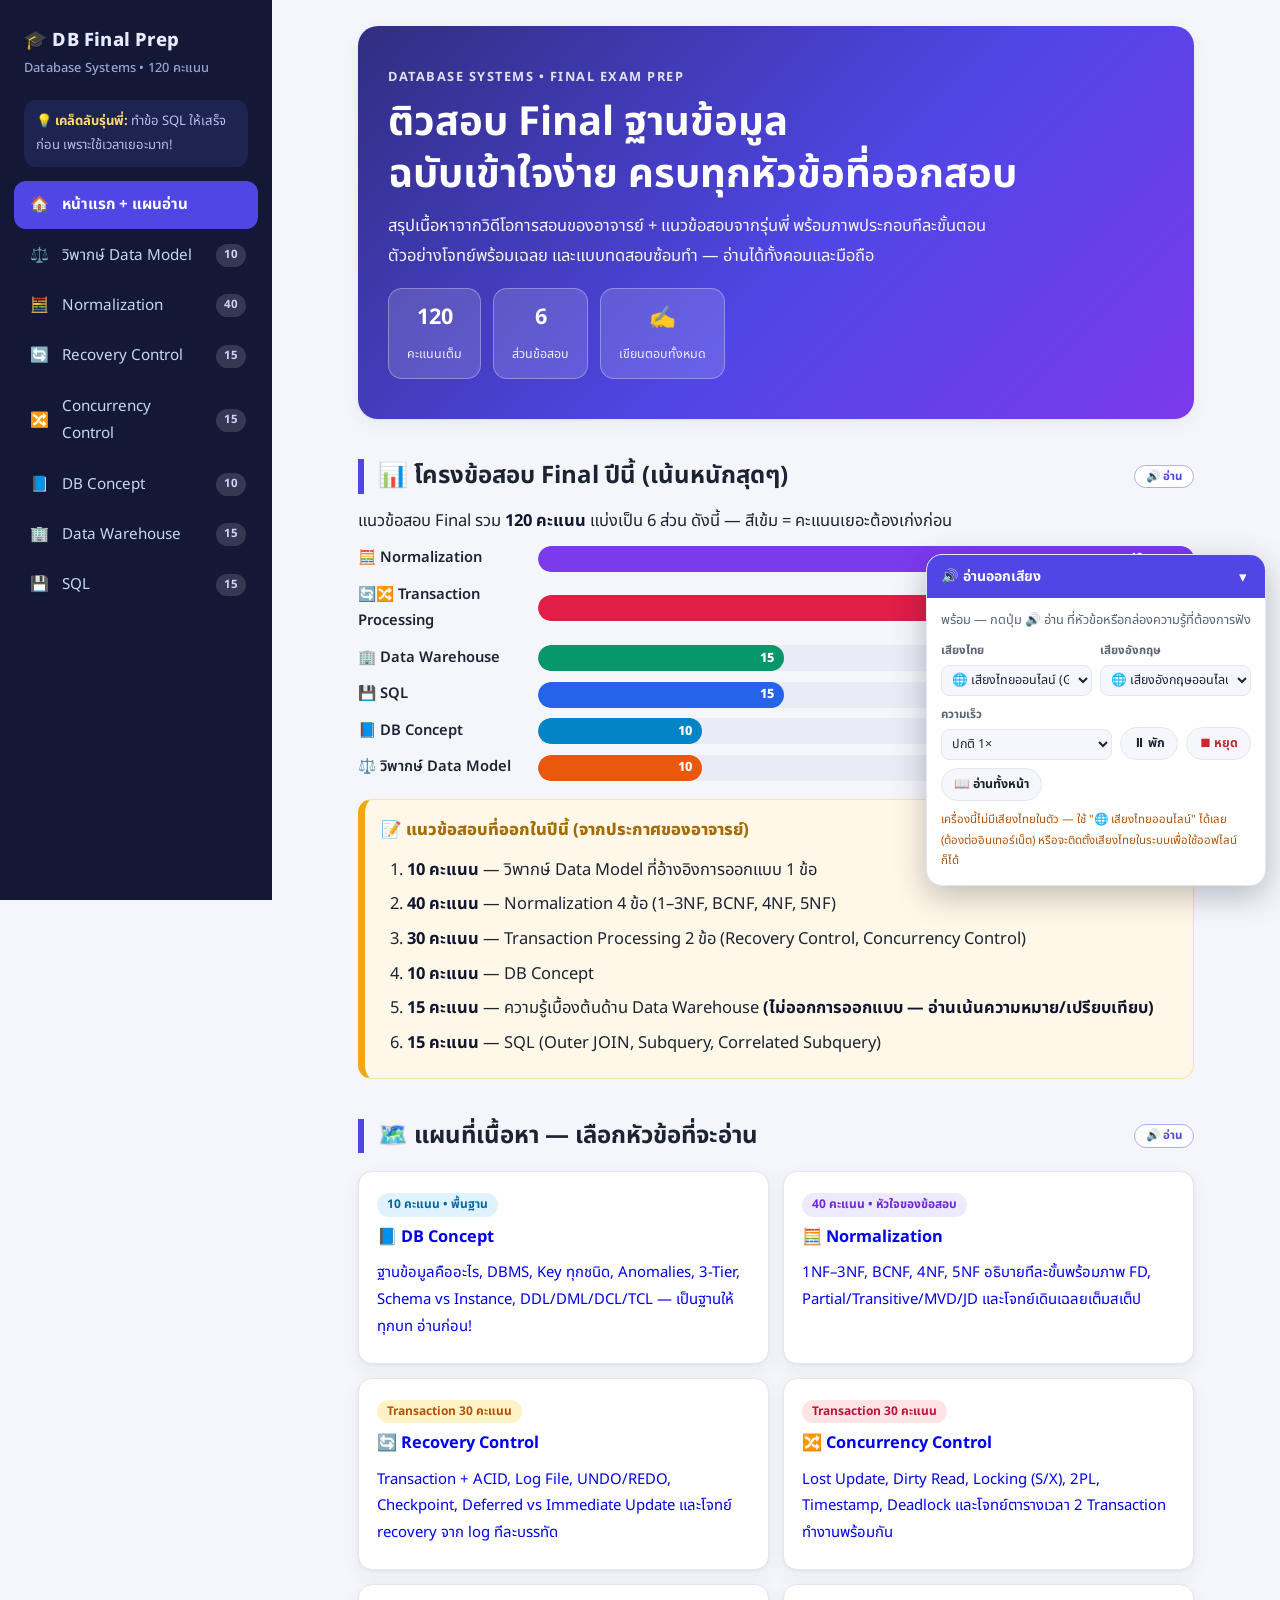
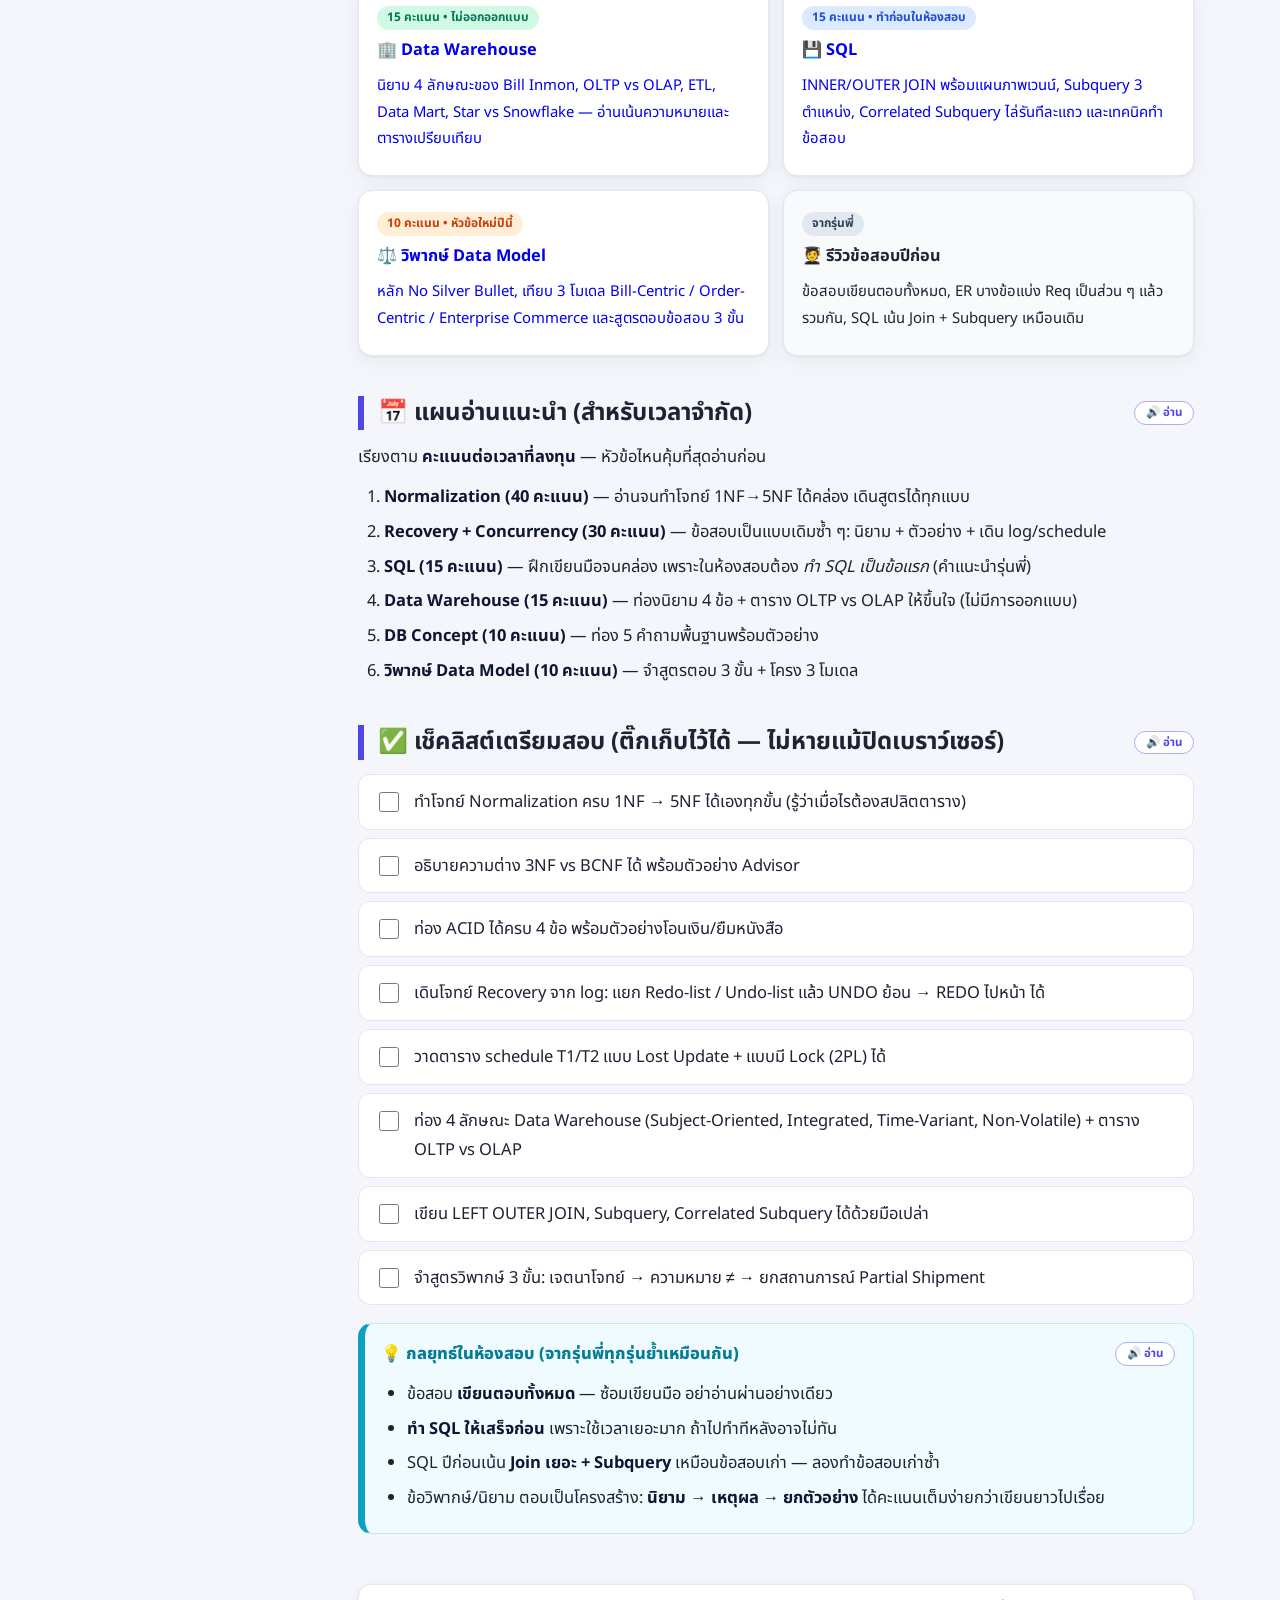
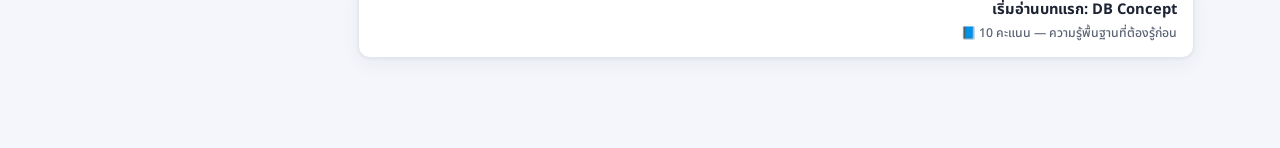
<file: index.html>
<!DOCTYPE html>
<html lang="th">
<head>
<meta charset="UTF-8">
<meta name="viewport" content="width=device-width, initial-scale=1.0">
<title>เว็บติวสอบ Final — Database Systems | หน้าแรก</title>
<link rel="icon" href="data:image/svg+xml,<svg xmlns=%22http://www.w3.org/2000/svg%22 viewBox=%220 0 100 100%22><text y=%22.9em%22 font-size=%2290%22>🎓</text></svg>">
<link rel="preconnect" href="https://fonts.googleapis.com">
<link rel="preconnect" href="https://fonts.gstatic.com" crossorigin>
<link href="https://fonts.googleapis.com/css2?family=Noto+Sans+Thai:wght@400;500;600;700;800&display=swap" rel="stylesheet">
<link rel="stylesheet" href="styles.css">
</head>
<body data-tts="1">
<div id="progressBar"></div>
<div class="backdrop"></div>

<header class="topbar">
  <button class="hamburger" aria-label="เปิดเมนู">☰</button>
  <div class="topbar-title">🎓 ติวสอบ Final — Database Systems</div>
</header>

<div class="layout">
  <nav class="sidebar" aria-label="เมนูหลัก">
    <div class="side-brand">🎓 DB Final Prep<small>Database Systems • 120 คะแนน</small></div>
    <div class="side-note">💡 <b>เคล็ดลับรุ่นพี่:</b> ทำข้อ SQL ให้เสร็จก่อน เพราะใช้เวลาเยอะมาก!</div>
    <a class="nav-link" href="index.html"><span class="nav-emoji">🏠</span> หน้าแรก + แผนอ่าน</a>
    <a class="nav-link" href="critique.html"><span class="nav-emoji">⚖️</span> วิพากษ์ Data Model <span class="nav-pts">10</span></a>
    <a class="nav-link" href="normalization.html"><span class="nav-emoji">🧮</span> Normalization <span class="nav-pts">40</span></a>
    <a class="nav-link" href="recovery.html"><span class="nav-emoji">🔄</span> Recovery Control <span class="nav-pts">15</span></a>
    <a class="nav-link" href="concurrency.html"><span class="nav-emoji">🔀</span> Concurrency Control <span class="nav-pts">15</span></a>
    <a class="nav-link" href="db-concept.html"><span class="nav-emoji">📘</span> DB Concept <span class="nav-pts">10</span></a>
    <a class="nav-link" href="data-warehouse.html"><span class="nav-emoji">🏢</span> Data Warehouse <span class="nav-pts">15</span></a>
    <a class="nav-link" href="sql.html"><span class="nav-emoji">💾</span> SQL <span class="nav-pts">15</span></a>
  </nav>

  <main class="main">
    <div class="content">

      <section class="hero">
        <p class="kicker">DATABASE SYSTEMS • FINAL EXAM PREP</p>
        <h1>ติวสอบ Final ฐานข้อมูล<br>ฉบับเข้าใจง่าย ครบทุกหัวข้อที่ออกสอบ</h1>
        <p>สรุปเนื้อหาจากวิดีโอการสอนของอาจารย์ + แนวข้อสอบจากรุ่นพี่ พร้อมภาพประกอบทีละขั้นตอน
        ตัวอย่างโจทย์พร้อมเฉลย และแบบทดสอบซ้อมทำ — อ่านได้ทั้งคอมและมือถือ</p>
        <div class="hero-stats">
          <div class="stat"><b>120</b><span>คะแนนเต็ม</span></div>
          <div class="stat"><b>6</b><span>ส่วนข้อสอบ</span></div>
          <div class="stat"><b>✍️</b><span>เขียนตอบทั้งหมด</span></div>
        </div>
      </section>

      <h2>📊 โครงข้อสอบ Final ปีนี้ (เน้นหนักสุดๆ)</h2>
      <p>แนวข้อสอบ Final รวม <strong>120 คะแนน</strong> แบ่งเป็น 6 ส่วน ดังนี้ — สีเข้ม = คะแนนเยอะต้องเก่งก่อน</p>

      <div class="score-row"><div class="subj">🧮 Normalization</div><div class="score-bar"><div class="score-fill" style="width:100%;background:#7c3aed;">40 คะแนน</div></div></div>
      <div class="score-row"><div class="subj">🔄🔀 Transaction Processing</div><div class="score-bar"><div class="score-fill" style="width:75%;background:#e11d48;">30 คะแนน</div></div></div>
      <div class="score-row"><div class="subj">🏢 Data Warehouse</div><div class="score-bar"><div class="score-fill" style="width:37.5%;background:#059669;">15</div></div></div>
      <div class="score-row"><div class="subj">💾 SQL</div><div class="score-bar"><div class="score-fill" style="width:37.5%;background:#2563eb;">15</div></div></div>
      <div class="score-row"><div class="subj">📘 DB Concept</div><div class="score-bar"><div class="score-fill" style="width:25%;background:#0284c7;">10</div></div></div>
      <div class="score-row"><div class="subj">⚖️ วิพากษ์ Data Model</div><div class="score-bar"><div class="score-fill" style="width:25%;background:#ea580c;">10</div></div></div>

      <div class="box box-exam">
        <p class="box-title">📝 แนวข้อสอบที่ออกในปีนี้ (จากประกาศของอาจารย์)</p>
        <ol>
          <li><strong>10 คะแนน</strong> — วิพากษ์ Data Model ที่อ้างอิงการออกแบบ 1 ข้อ</li>
          <li><strong>40 คะแนน</strong> — Normalization 4 ข้อ (1–3NF, BCNF, 4NF, 5NF)</li>
          <li><strong>30 คะแนน</strong> — Transaction Processing 2 ข้อ (Recovery Control, Concurrency Control)</li>
          <li><strong>10 คะแนน</strong> — DB Concept</li>
          <li><strong>15 คะแนน</strong> — ความรู้เบื้องต้นด้าน Data Warehouse <strong>(ไม่ออกการออกแบบ — อ่านเน้นความหมาย/เปรียบเทียบ)</strong></li>
          <li><strong>15 คะแนน</strong> — SQL (Outer JOIN, Subquery, Correlated Subquery)</li>
        </ol>
      </div>

      <h2>🗺️ แผนที่เนื้อหา — เลือกหัวข้อที่จะอ่าน</h2>
      <div class="grid grid-2">
        <a class="card" href="db-concept.html" style="text-decoration:none;">
          <span class="tag" style="background:#e0f2fe;color:#0369a1;">10 คะแนน • พื้นฐาน</span>
          <h4>📘 DB Concept</h4>
          <p>ฐานข้อมูลคืออะไร, DBMS, Key ทุกชนิด, Anomalies, 3-Tier, Schema vs Instance, DDL/DML/DCL/TCL — เป็นฐานให้ทุกบท อ่านก่อน!</p>
        </a>
        <a class="card" href="normalization.html" style="text-decoration:none;">
          <span class="tag" style="background:#ede9fe;color:#6d28d9;">40 คะแนน • หัวใจของข้อสอบ</span>
          <h4>🧮 Normalization</h4>
          <p>1NF–3NF, BCNF, 4NF, 5NF อธิบายทีละขั้นพร้อมภาพ FD, Partial/Transitive/MVD/JD และโจทย์เดินเฉลยเต็มสเต็ป</p>
        </a>
        <a class="card" href="recovery.html" style="text-decoration:none;">
          <span class="tag" style="background:#fef3c7;color:#b45309;">Transaction 30 คะแนน</span>
          <h4>🔄 Recovery Control</h4>
          <p>Transaction + ACID, Log File, UNDO/REDO, Checkpoint, Deferred vs Immediate Update และโจทย์ recovery จาก log ทีละบรรทัด</p>
        </a>
        <a class="card" href="concurrency.html" style="text-decoration:none;">
          <span class="tag" style="background:#ffe4e6;color:#be123c;">Transaction 30 คะแนน</span>
          <h4>🔀 Concurrency Control</h4>
          <p>Lost Update, Dirty Read, Locking (S/X), 2PL, Timestamp, Deadlock และโจทย์ตารางเวลา 2 Transaction ทำงานพร้อมกัน</p>
        </a>
        <a class="card" href="data-warehouse.html" style="text-decoration:none;">
          <span class="tag" style="background:#d1fae5;color:#047857;">15 คะแนน • ไม่ออกออกแบบ</span>
          <h4>🏢 Data Warehouse</h4>
          <p>นิยาม 4 ลักษณะของ Bill Inmon, OLTP vs OLAP, ETL, Data Mart, Star vs Snowflake — อ่านเน้นความหมายและตารางเปรียบเทียบ</p>
        </a>
        <a class="card" href="sql.html" style="text-decoration:none;">
          <span class="tag" style="background:#dbeafe;color:#1d4ed8;">15 คะแนน • ทำก่อนในห้องสอบ</span>
          <h4>💾 SQL</h4>
          <p>INNER/OUTER JOIN พร้อมแผนภาพเวนน์, Subquery 3 ตำแหน่ง, Correlated Subquery ไล่รันทีละแถว และเทคนิคทำข้อสอบ</p>
        </a>
        <a class="card" href="critique.html" style="text-decoration:none;">
          <span class="tag" style="background:#ffedd5;color:#c2410c;">10 คะแนน • หัวข้อใหม่ปีนี้</span>
          <h4>⚖️ วิพากษ์ Data Model</h4>
          <p>หลัก No Silver Bullet, เทียบ 3 โมเดล Bill-Centric / Order-Centric / Enterprise Commerce และสูตรตอบข้อสอบ 3 ขั้น</p>
        </a>
        <div class="card" style="background:#f8fafc;">
          <span class="tag" style="background:#e2e8f0;color:#334155;">จากรุ่นพี่</span>
          <h4>🧑‍🎓 รีวิวข้อสอบปีก่อน</h4>
          <p>ข้อสอบเขียนตอบทั้งหมด, ER บางข้อแบ่ง Req เป็นส่วน ๆ แล้วรวมกัน, SQL เน้น Join + Subquery เหมือนเดิม</p>
        </div>
      </div>

      <h2>📅 แผนอ่านแนะนำ (สำหรับเวลาจำกัด)</h2>
      <p>เรียงตาม <strong>คะแนนต่อเวลาที่ลงทุน</strong> — หัวข้อไหนคุ้มที่สุดอ่านก่อน</p>
      <ol>
        <li><strong>Normalization (40 คะแนน)</strong> — อ่านจนทำโจทย์ 1NF→5NF ได้คล่อง เดินสูตรได้ทุกแบบ</li>
        <li><strong>Recovery + Concurrency (30 คะแนน)</strong> — ข้อสอบเป็นแบบเดิมซ้ำ ๆ: นิยาม + ตัวอย่าง + เดิน log/schedule</li>
        <li><strong>SQL (15 คะแนน)</strong> — ฝึกเขียนมือจนคล่อง เพราะในห้องสอบต้อง <em>ทำ SQL เป็นข้อแรก</em> (คำแนะนำรุ่นพี่)</li>
        <li><strong>Data Warehouse (15 คะแนน)</strong> — ท่องนิยาม 4 ข้อ + ตาราง OLTP vs OLAP ให้ขึ้นใจ (ไม่มีการออกแบบ)</li>
        <li><strong>DB Concept (10 คะแนน)</strong> — ท่อง 5 คำถามพื้นฐานพร้อมตัวอย่าง</li>
        <li><strong>วิพากษ์ Data Model (10 คะแนน)</strong> — จำสูตรตอบ 3 ขั้น + โครง 3 โมเดล</li>
      </ol>

      <h2>✅ เช็คลิสต์เตรียมสอบ (ติ๊กเก็บไว้ได้ — ไม่หายแม้ปิดเบราว์เซอร์)</h2>
      <ul class="checklist" id="exam-checklist">
        <li><label><input type="checkbox" data-key="norm"><span>ทำโจทย์ Normalization ครบ 1NF → 5NF ได้เองทุกขั้น (รู้ว่าเมื่อไรต้องสปลิตตาราง)</span></label></li>
        <li><label><input type="checkbox" data-key="bcnf"><span>อธิบายความต่าง 3NF vs BCNF ได้ พร้อมตัวอย่าง Advisor</span></label></li>
        <li><label><input type="checkbox" data-key="acid"><span>ท่อง ACID ได้ครบ 4 ข้อ พร้อมตัวอย่างโอนเงิน/ยืมหนังสือ</span></label></li>
        <li><label><input type="checkbox" data-key="recovery"><span>เดินโจทย์ Recovery จาก log: แยก Redo-list / Undo-list แล้ว UNDO ย้อน → REDO ไปหน้า ได้</span></label></li>
        <li><label><input type="checkbox" data-key="concurrency"><span>วาดตาราง schedule T1/T2 แบบ Lost Update + แบบมี Lock (2PL) ได้</span></label></li>
        <li><label><input type="checkbox" data-key="dw"><span>ท่อง 4 ลักษณะ Data Warehouse (Subject-Oriented, Integrated, Time-Variant, Non-Volatile) + ตาราง OLTP vs OLAP</span></label></li>
        <li><label><input type="checkbox" data-key="sql"><span>เขียน LEFT OUTER JOIN, Subquery, Correlated Subquery ได้ด้วยมือเปล่า</span></label></li>
        <li><label><input type="checkbox" data-key="critique"><span>จำสูตรวิพากษ์ 3 ขั้น: เจตนาโจทย์ → ความหมาย ≠ → ยกสถานการณ์ Partial Shipment</span></label></li>
      </ul>

      <div class="box box-tip">
        <p class="box-title">💡 กลยุทธ์ในห้องสอบ (จากรุ่นพี่ทุกรุ่นย้ำเหมือนกัน)</p>
        <ul>
          <li>ข้อสอบ <strong>เขียนตอบทั้งหมด</strong> — ซ้อมเขียนมือ อย่าอ่านผ่านอย่างเดียว</li>
          <li><strong>ทำ SQL ให้เสร็จก่อน</strong> เพราะใช้เวลาเยอะมาก ถ้าไปทำทีหลังอาจไม่ทัน</li>
          <li>SQL ปีก่อนเน้น <strong>Join เยอะ + Subquery</strong> เหมือนข้อสอบเก่า — ลองทำข้อสอบเก่าซ้ำ</li>
          <li>ข้อวิพากษ์/นิยาม ตอบเป็นโครงสร้าง: <strong>นิยาม → เหตุผล → ยกตัวอย่าง</strong> ได้คะแนนเต็มง่ายกว่าเขียนยาวไปเรื่อย</li>
        </ul>
      </div>

      <div class="prevnext">
        <a class="next" href="db-concept.html">เริ่มอ่านบทแรก: DB Concept<small>📘 10 คะแนน — ความรู้พื้นฐานที่ต้องรู้ก่อน</small></a>
      </div>

    </div>
  </main>
</div>
<script src="script.js"></script>
<script src="tts.js"></script>
</body>
</html>
</file>
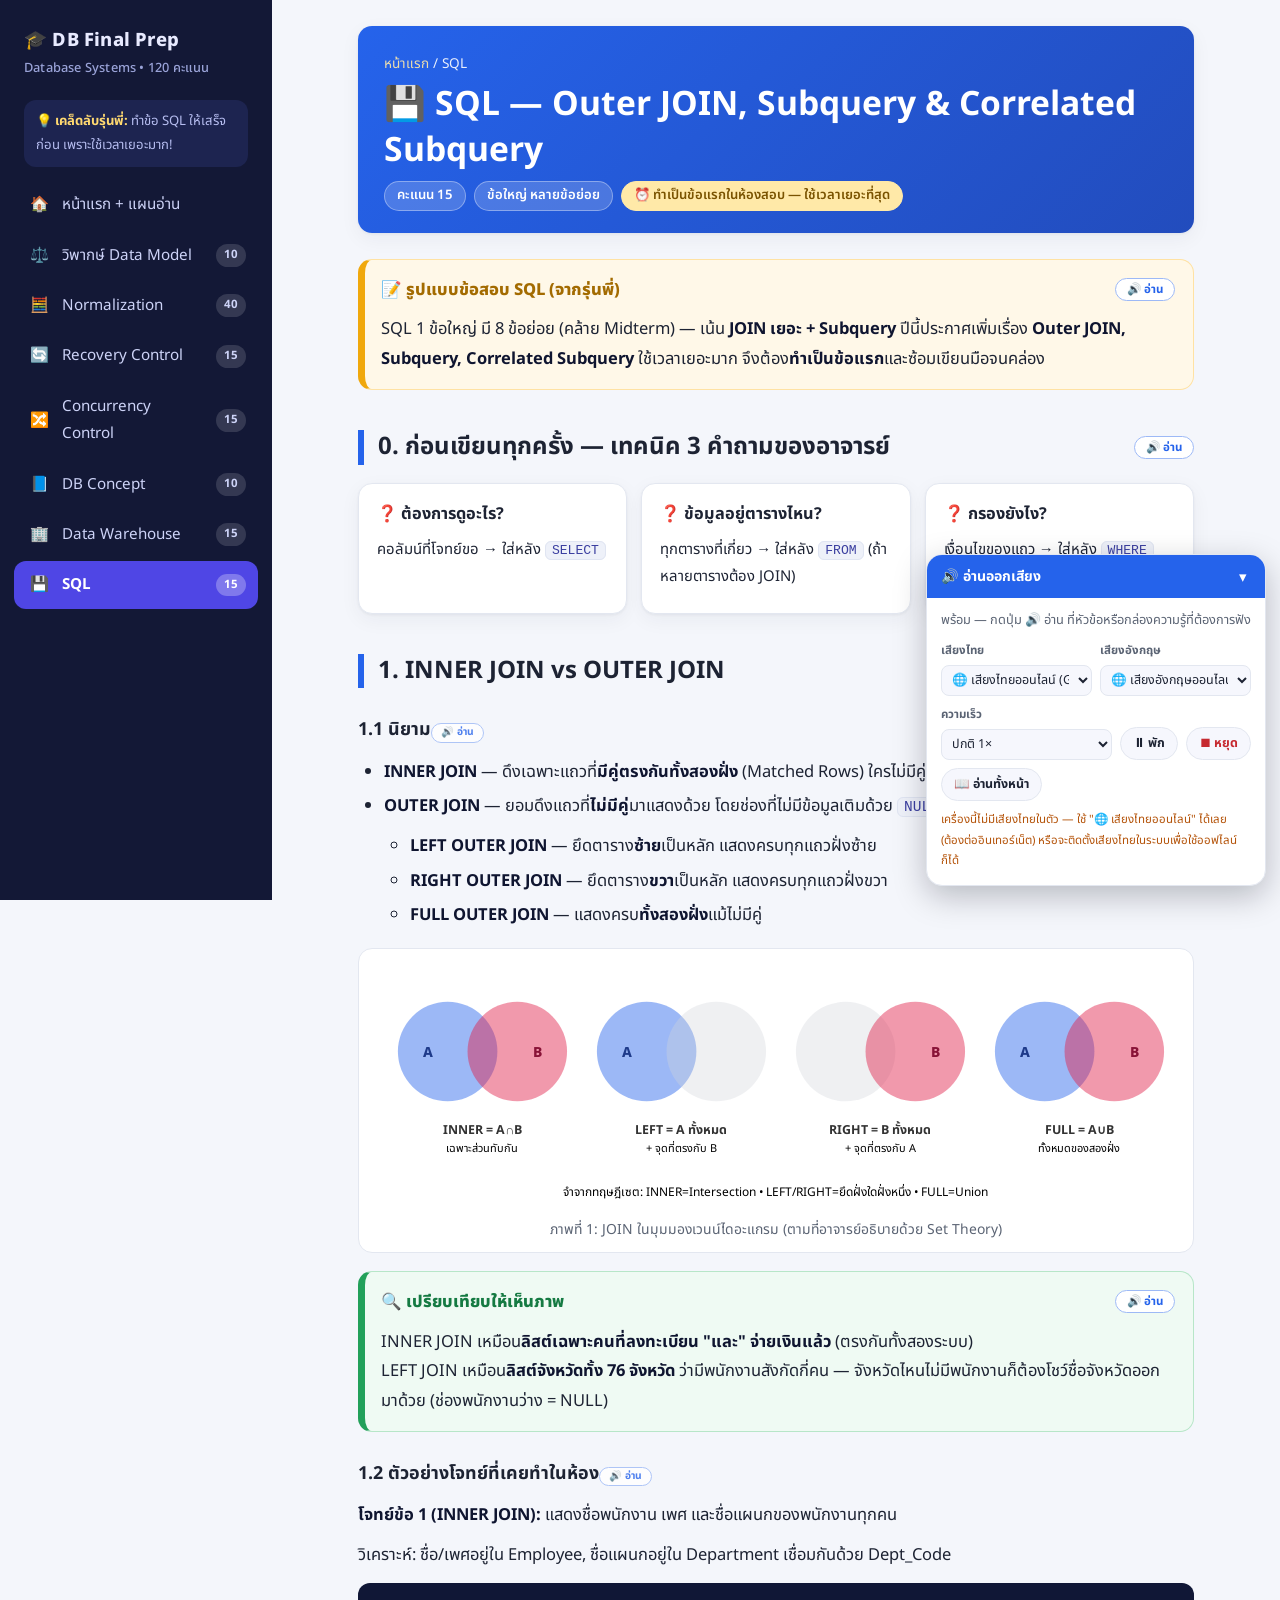
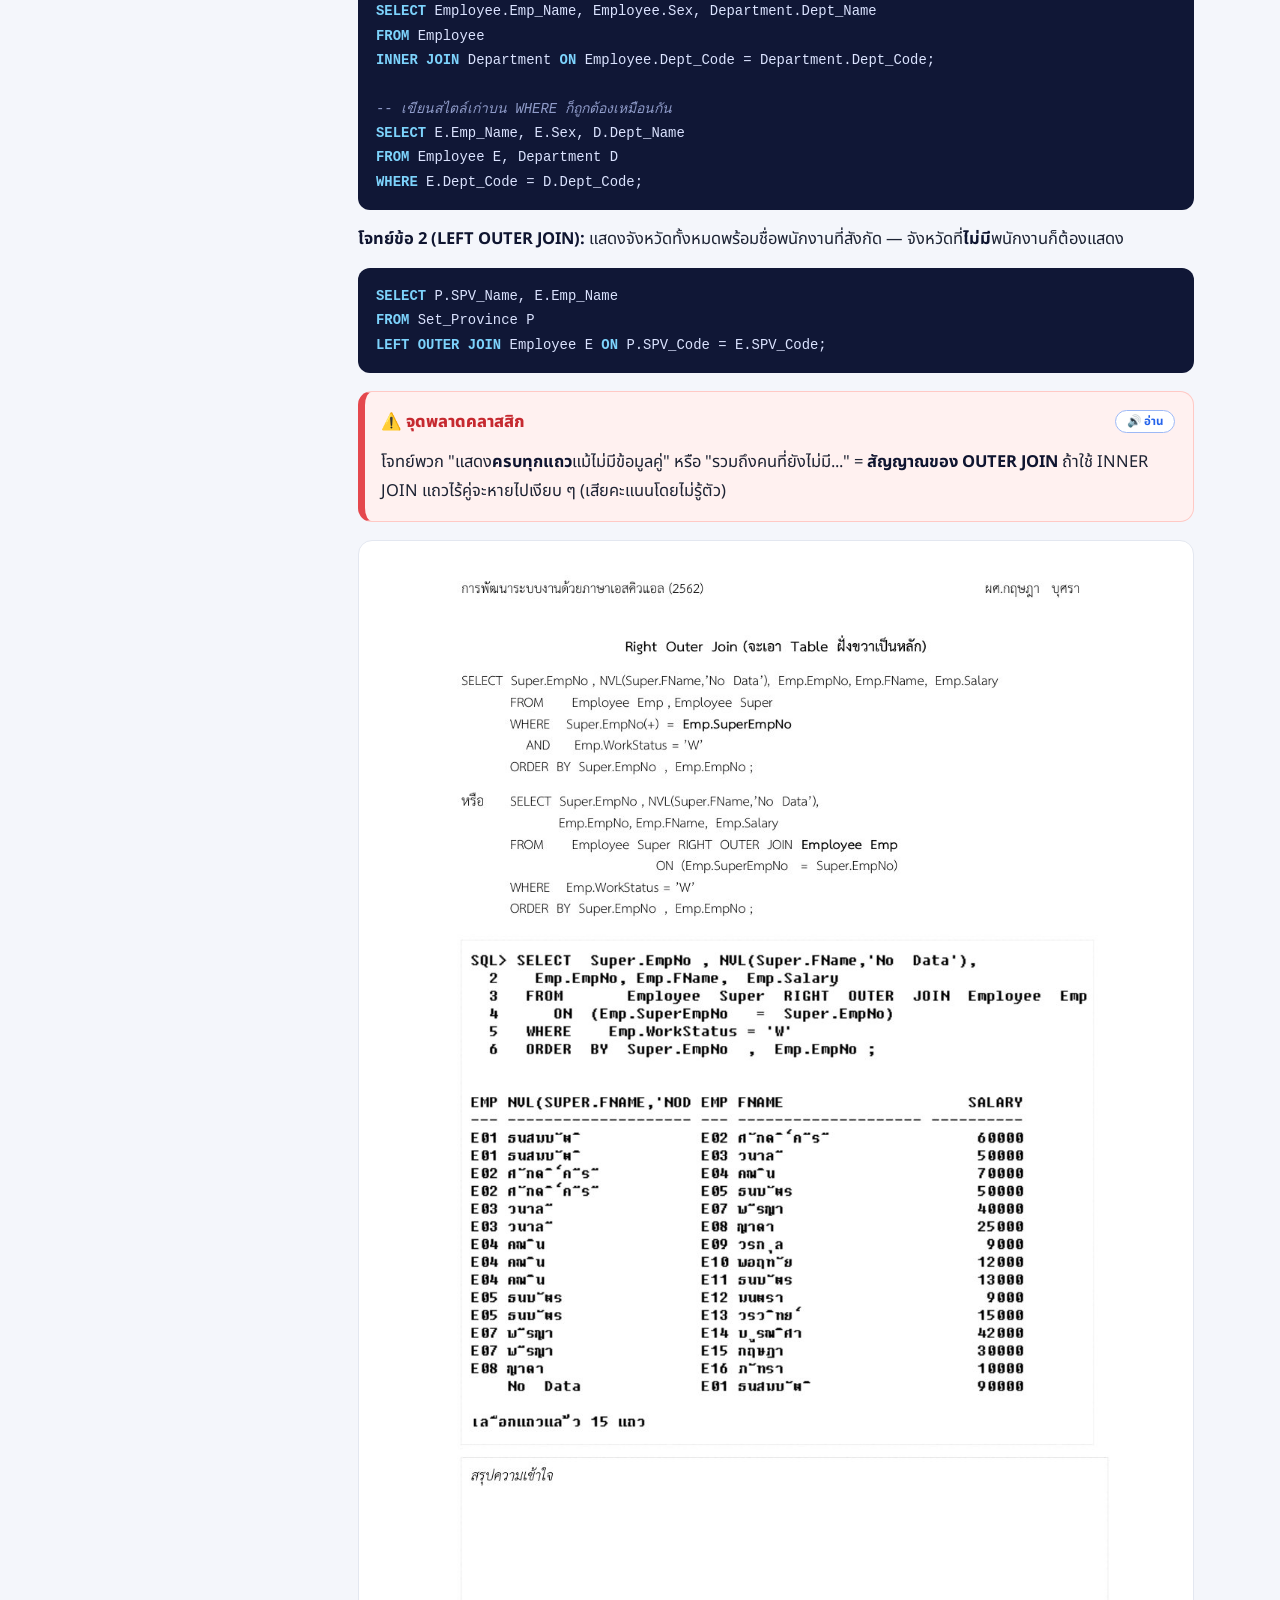
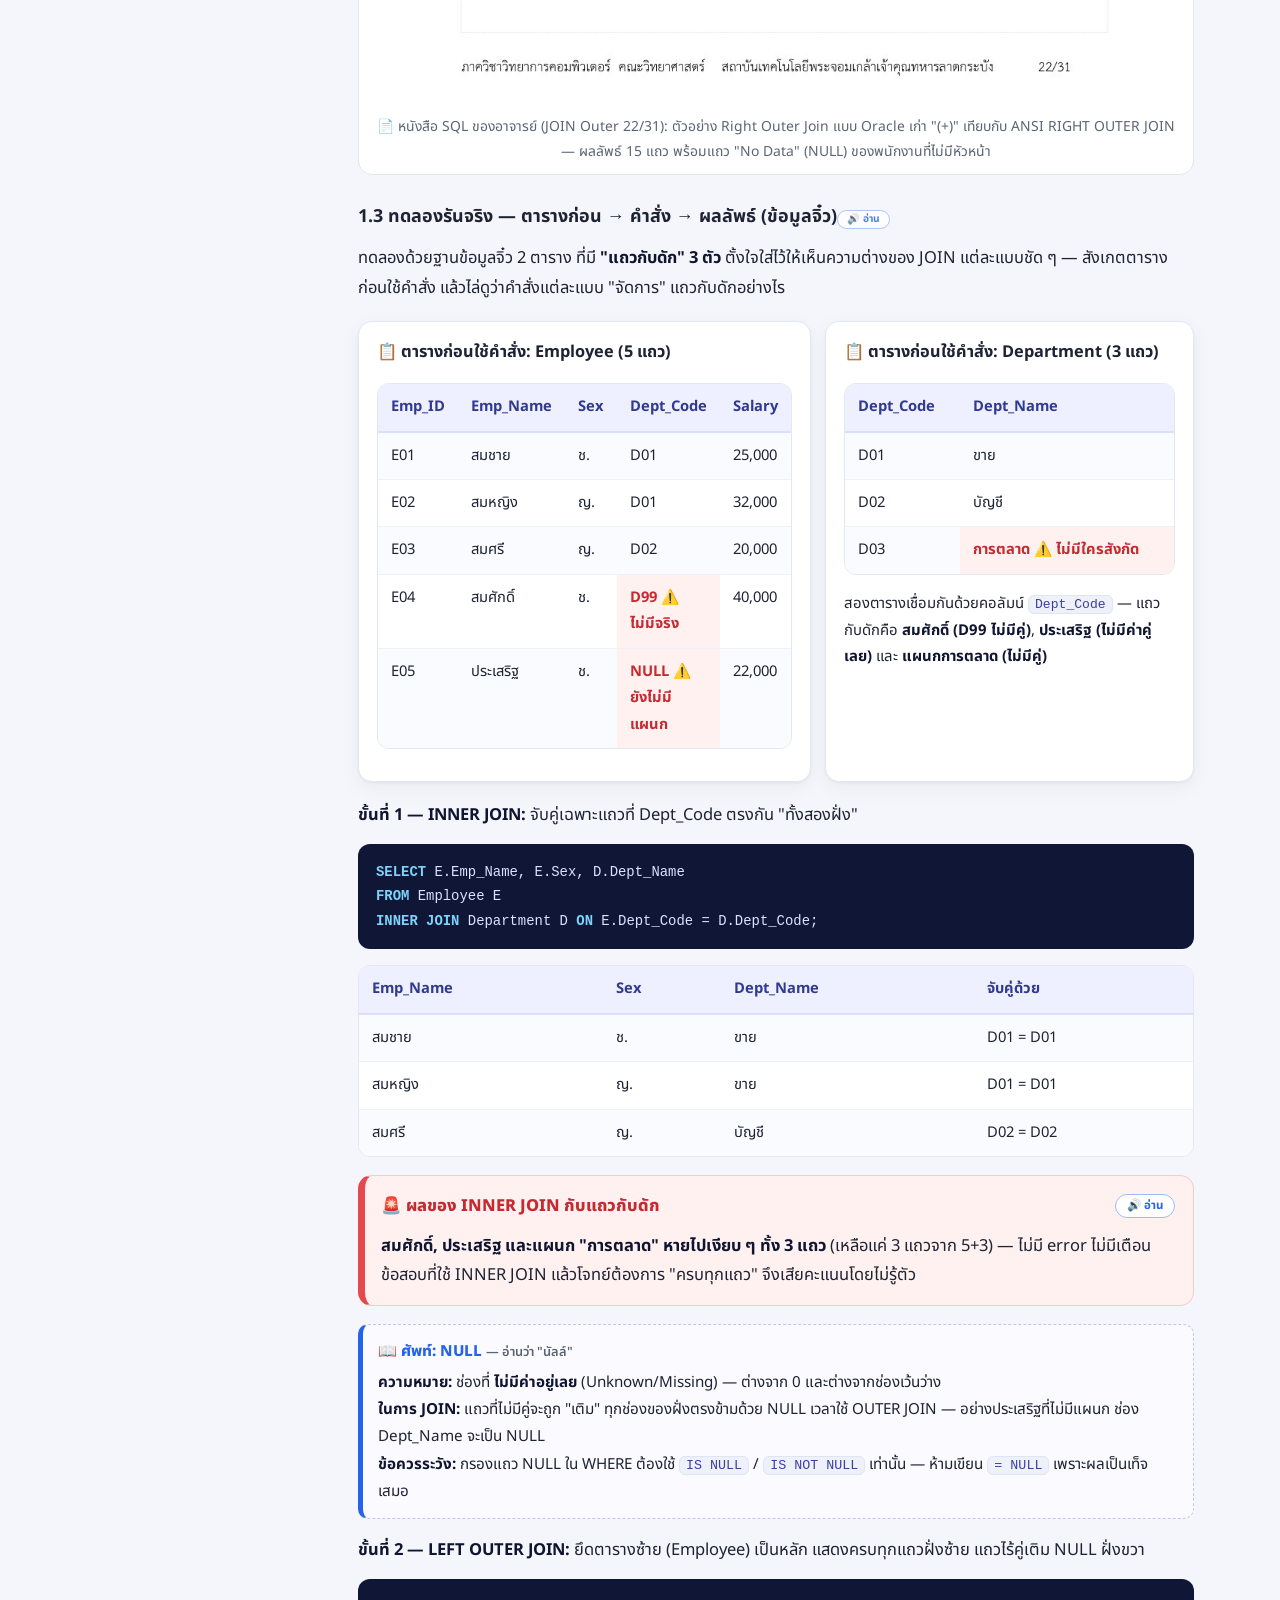
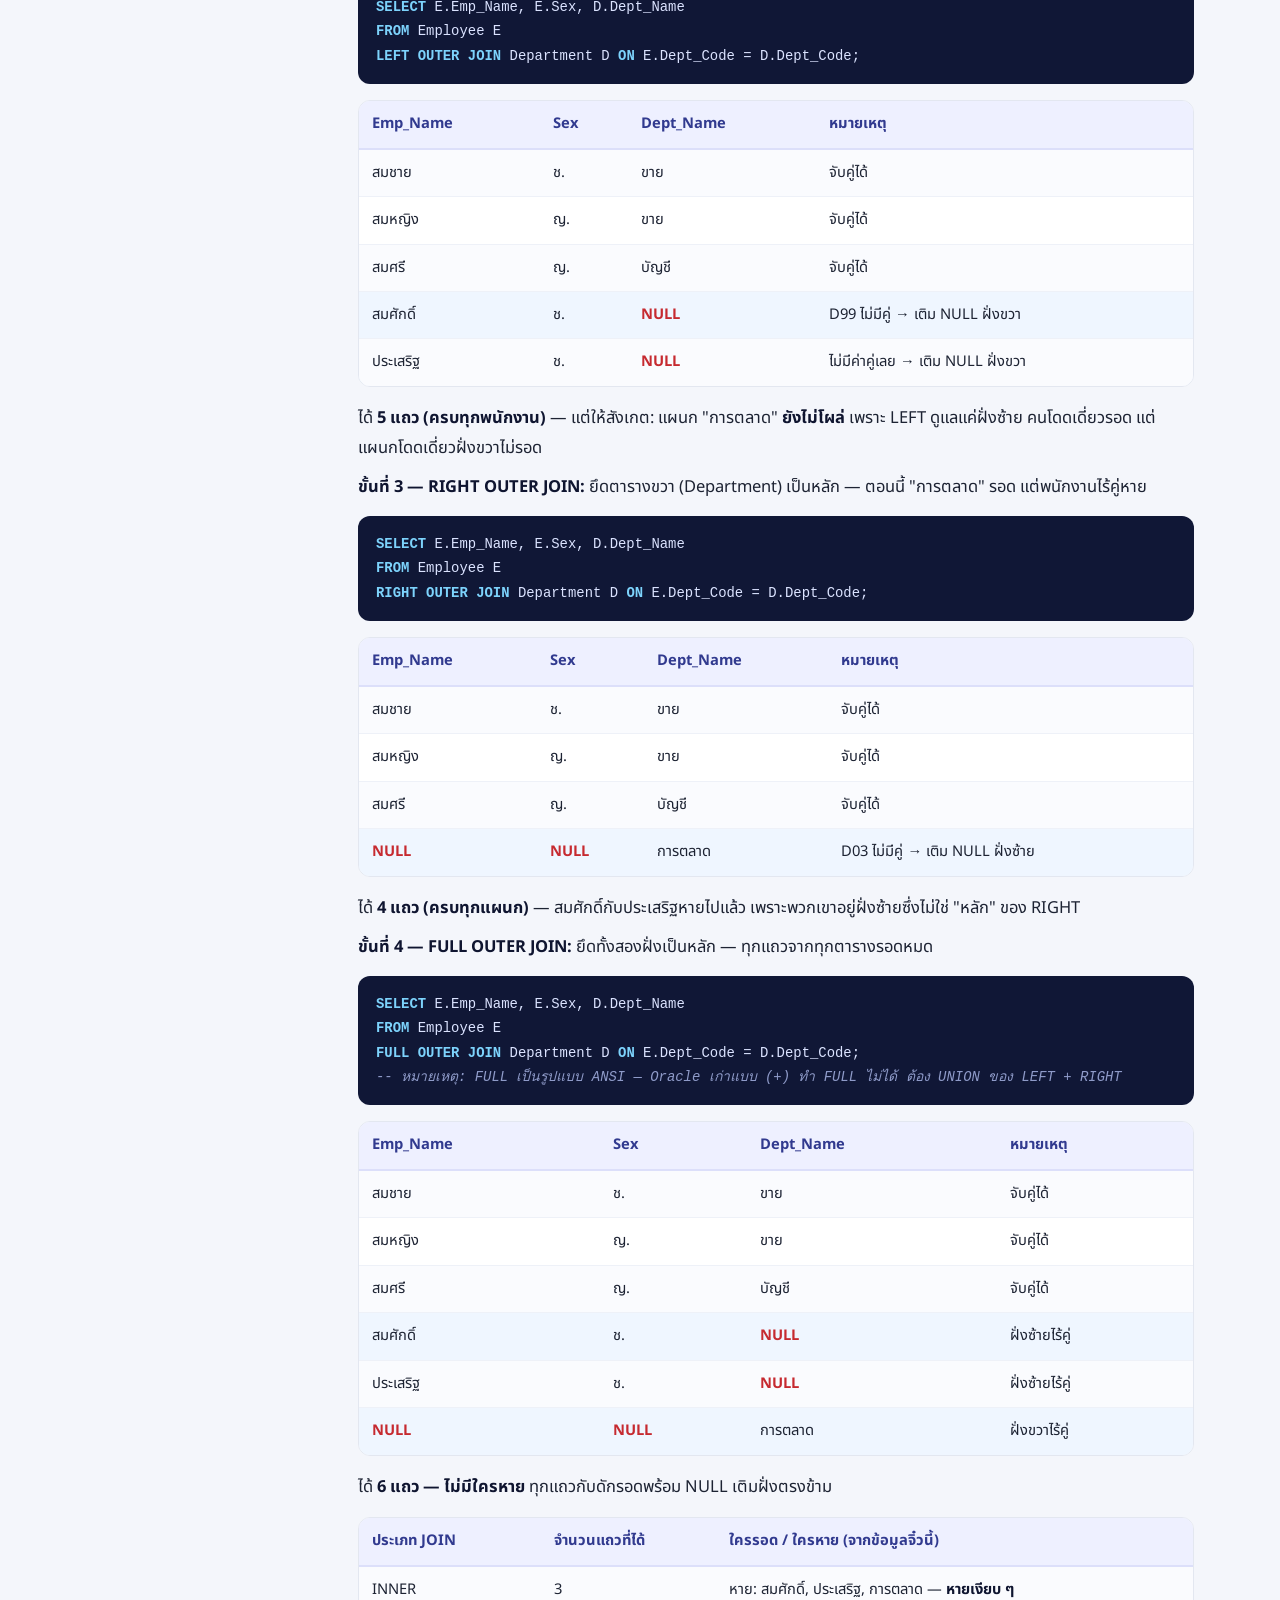
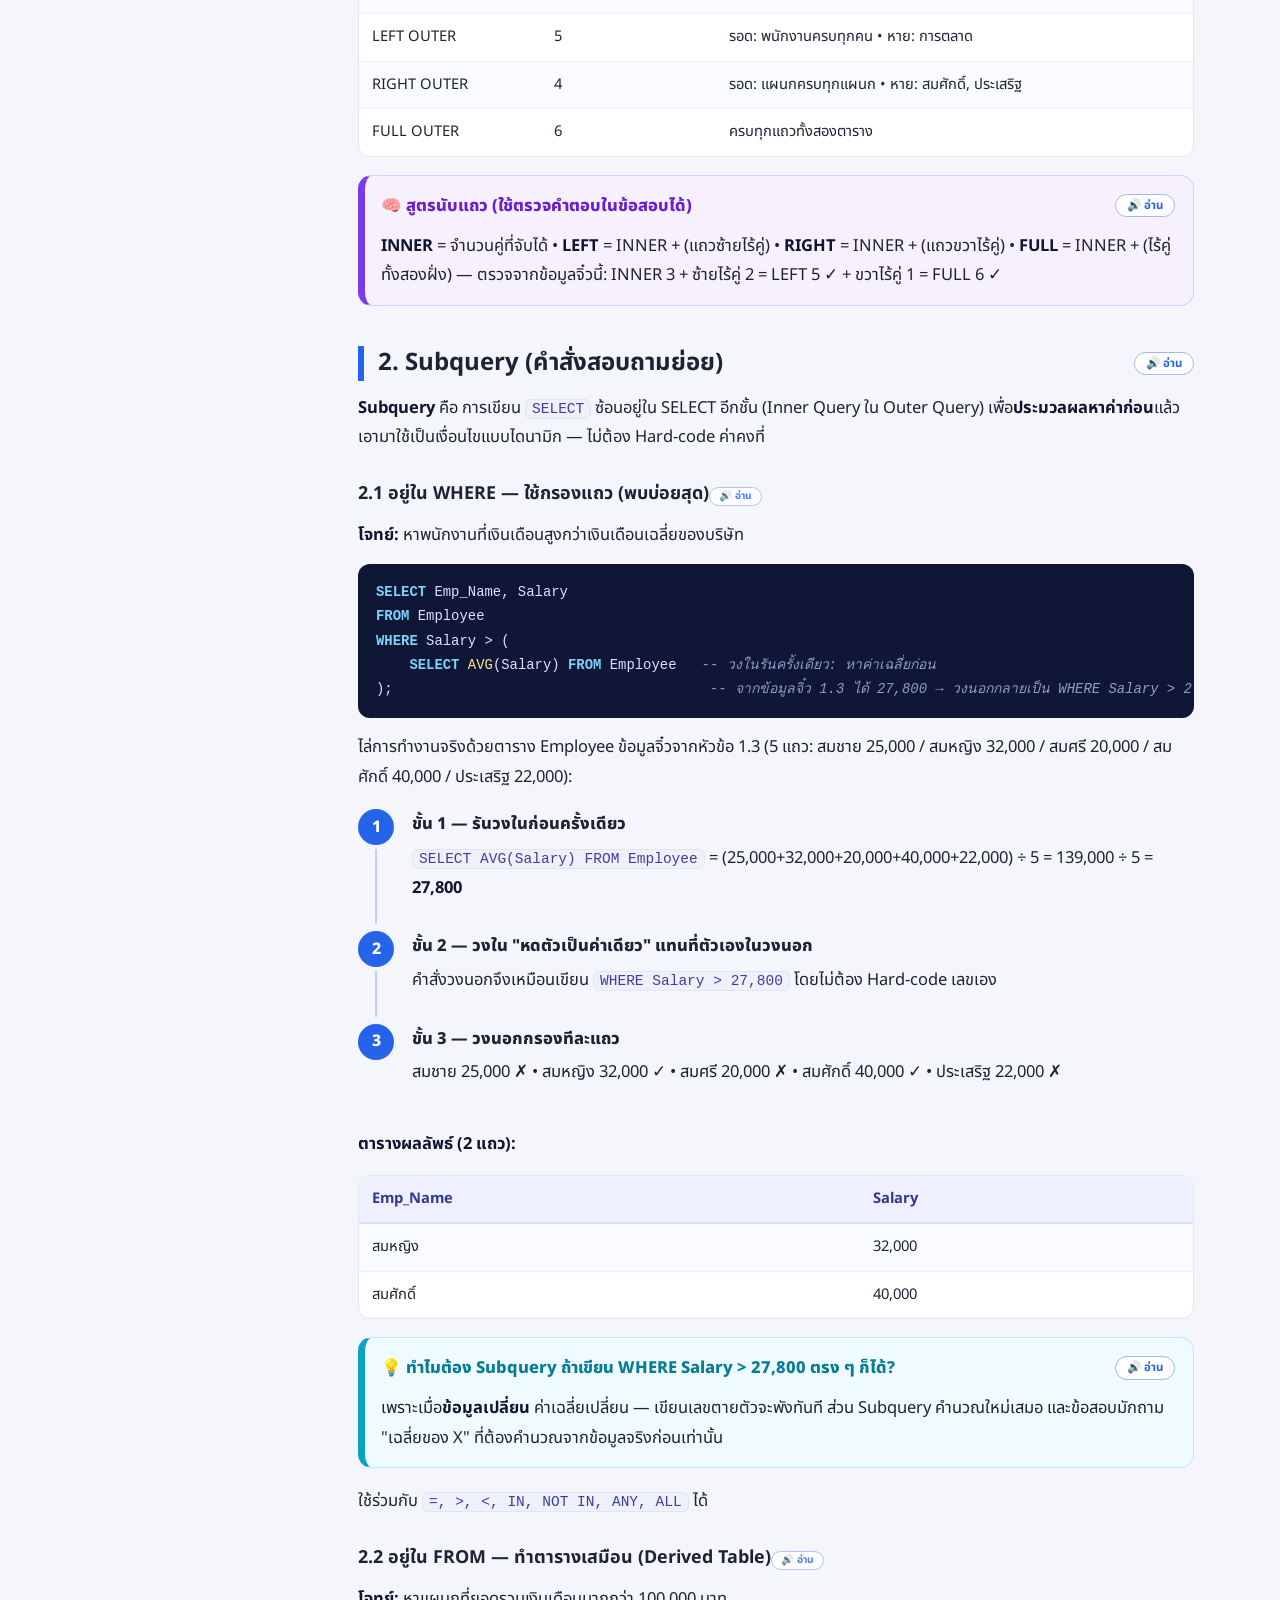
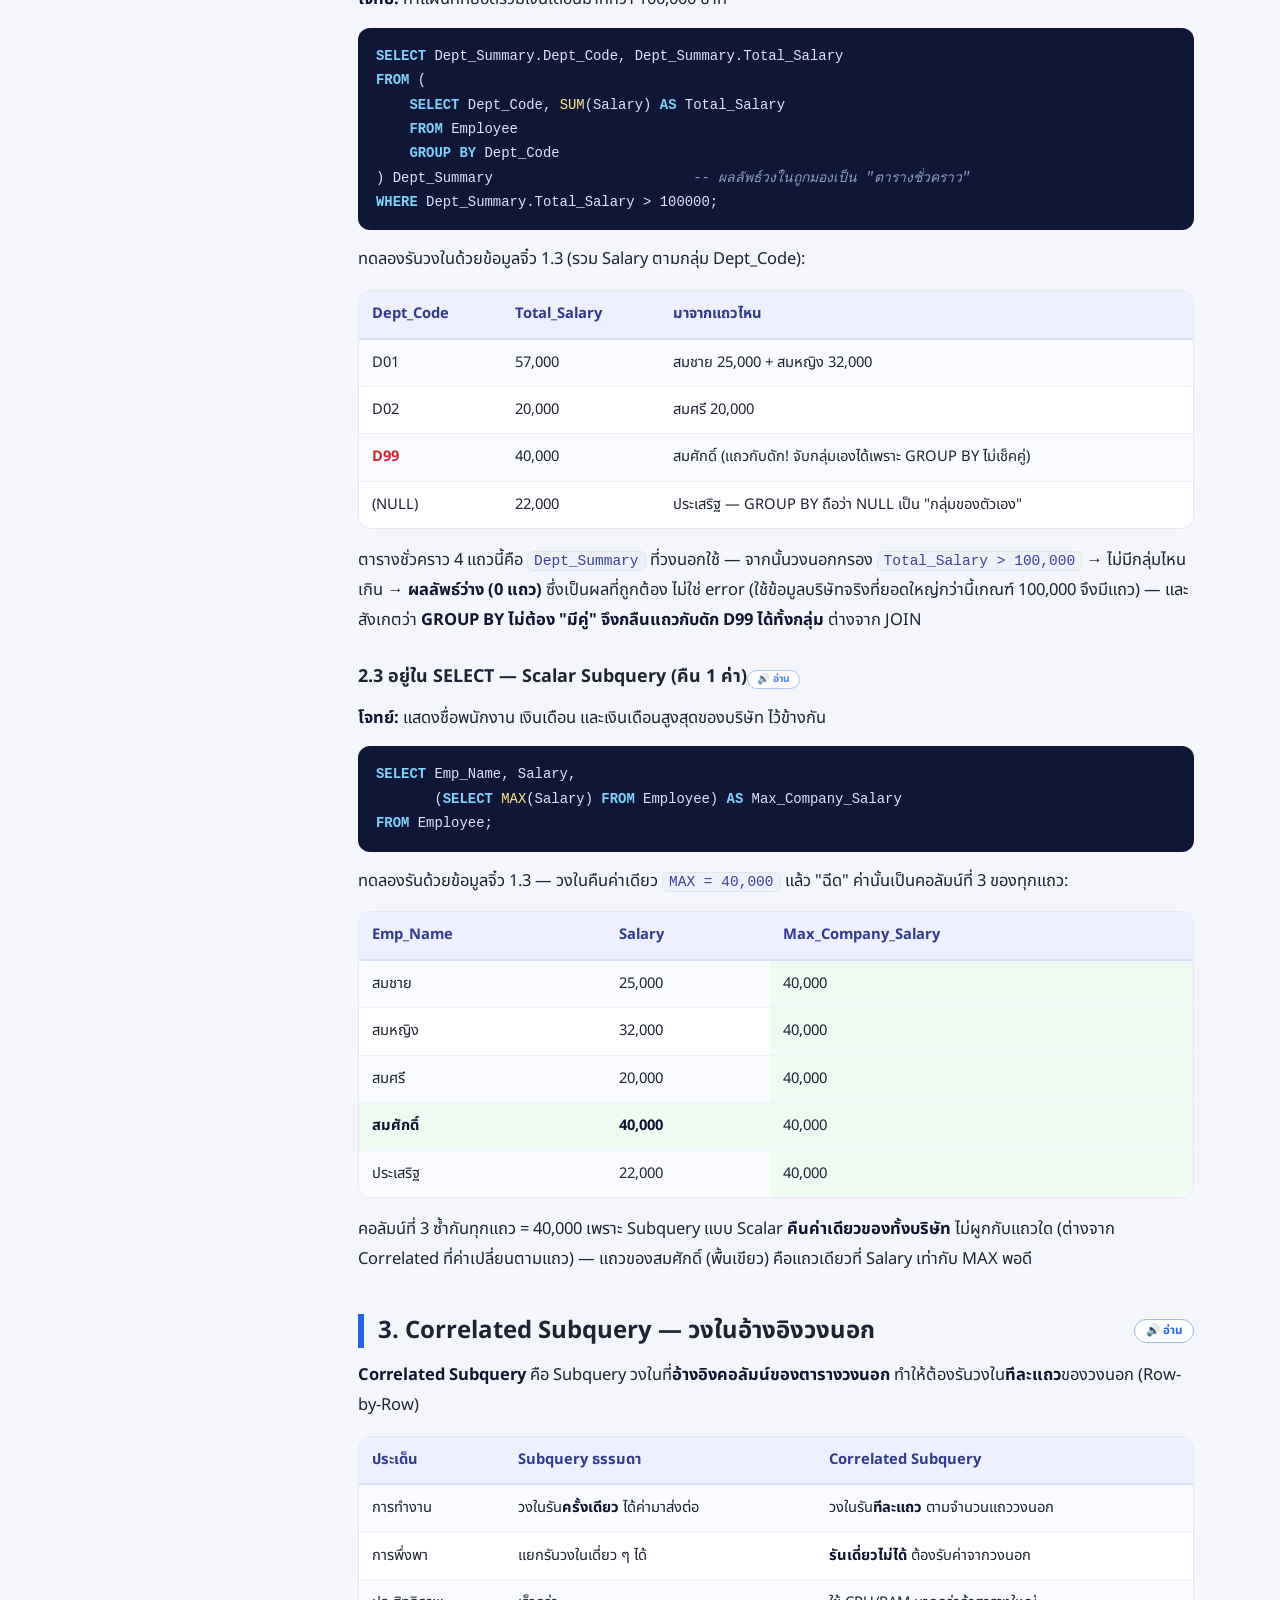
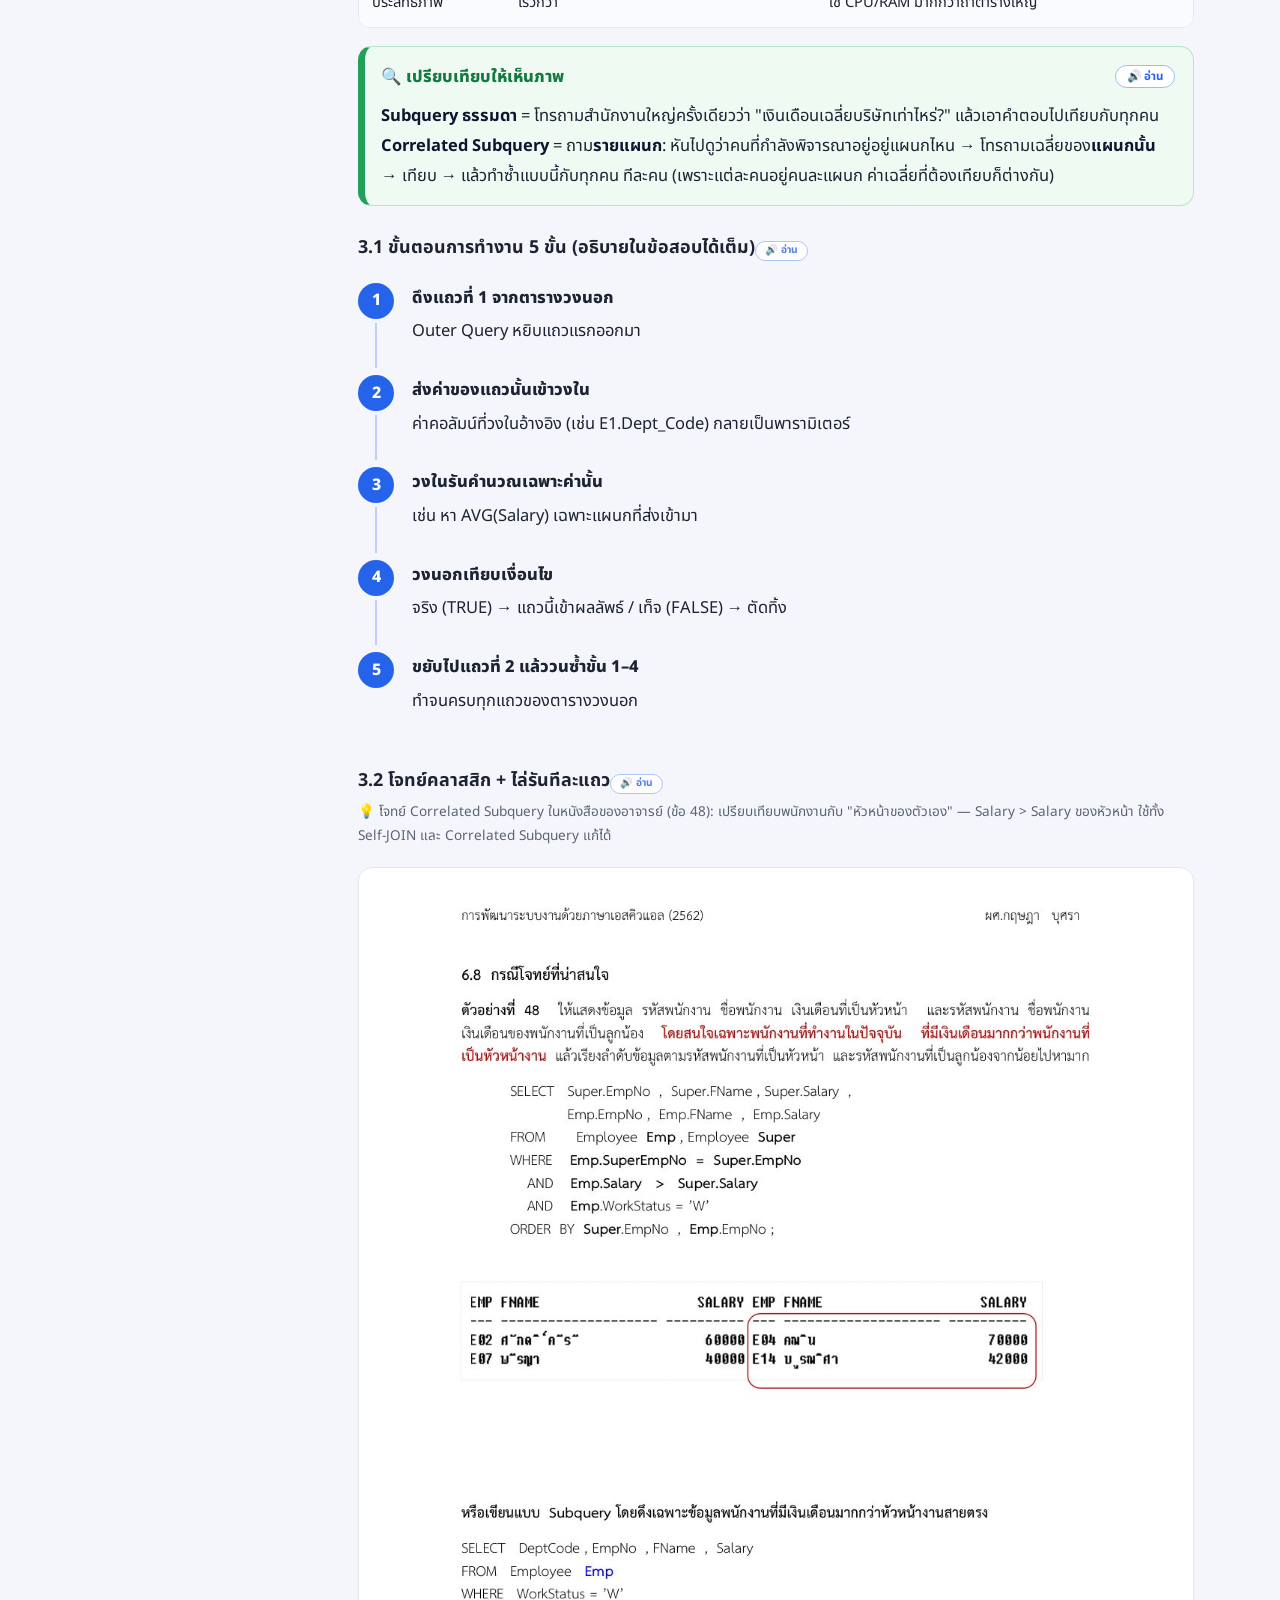
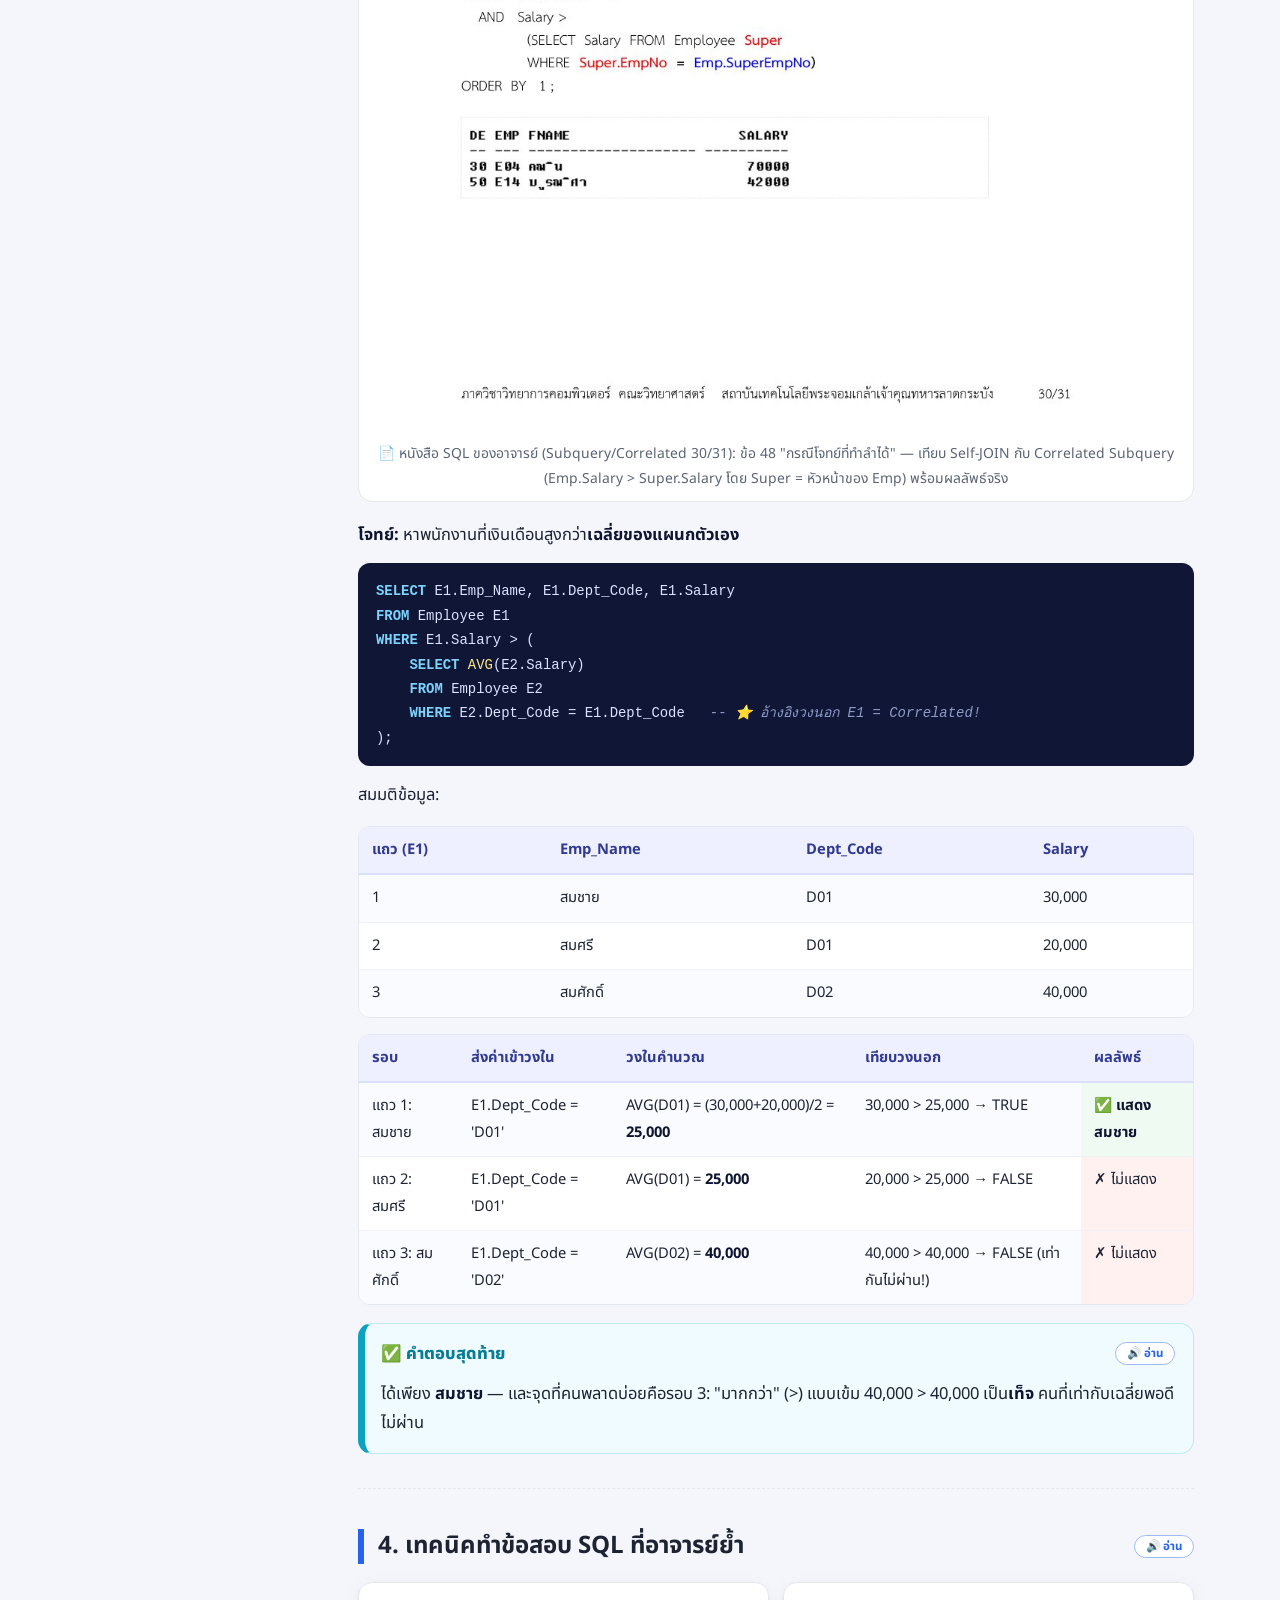
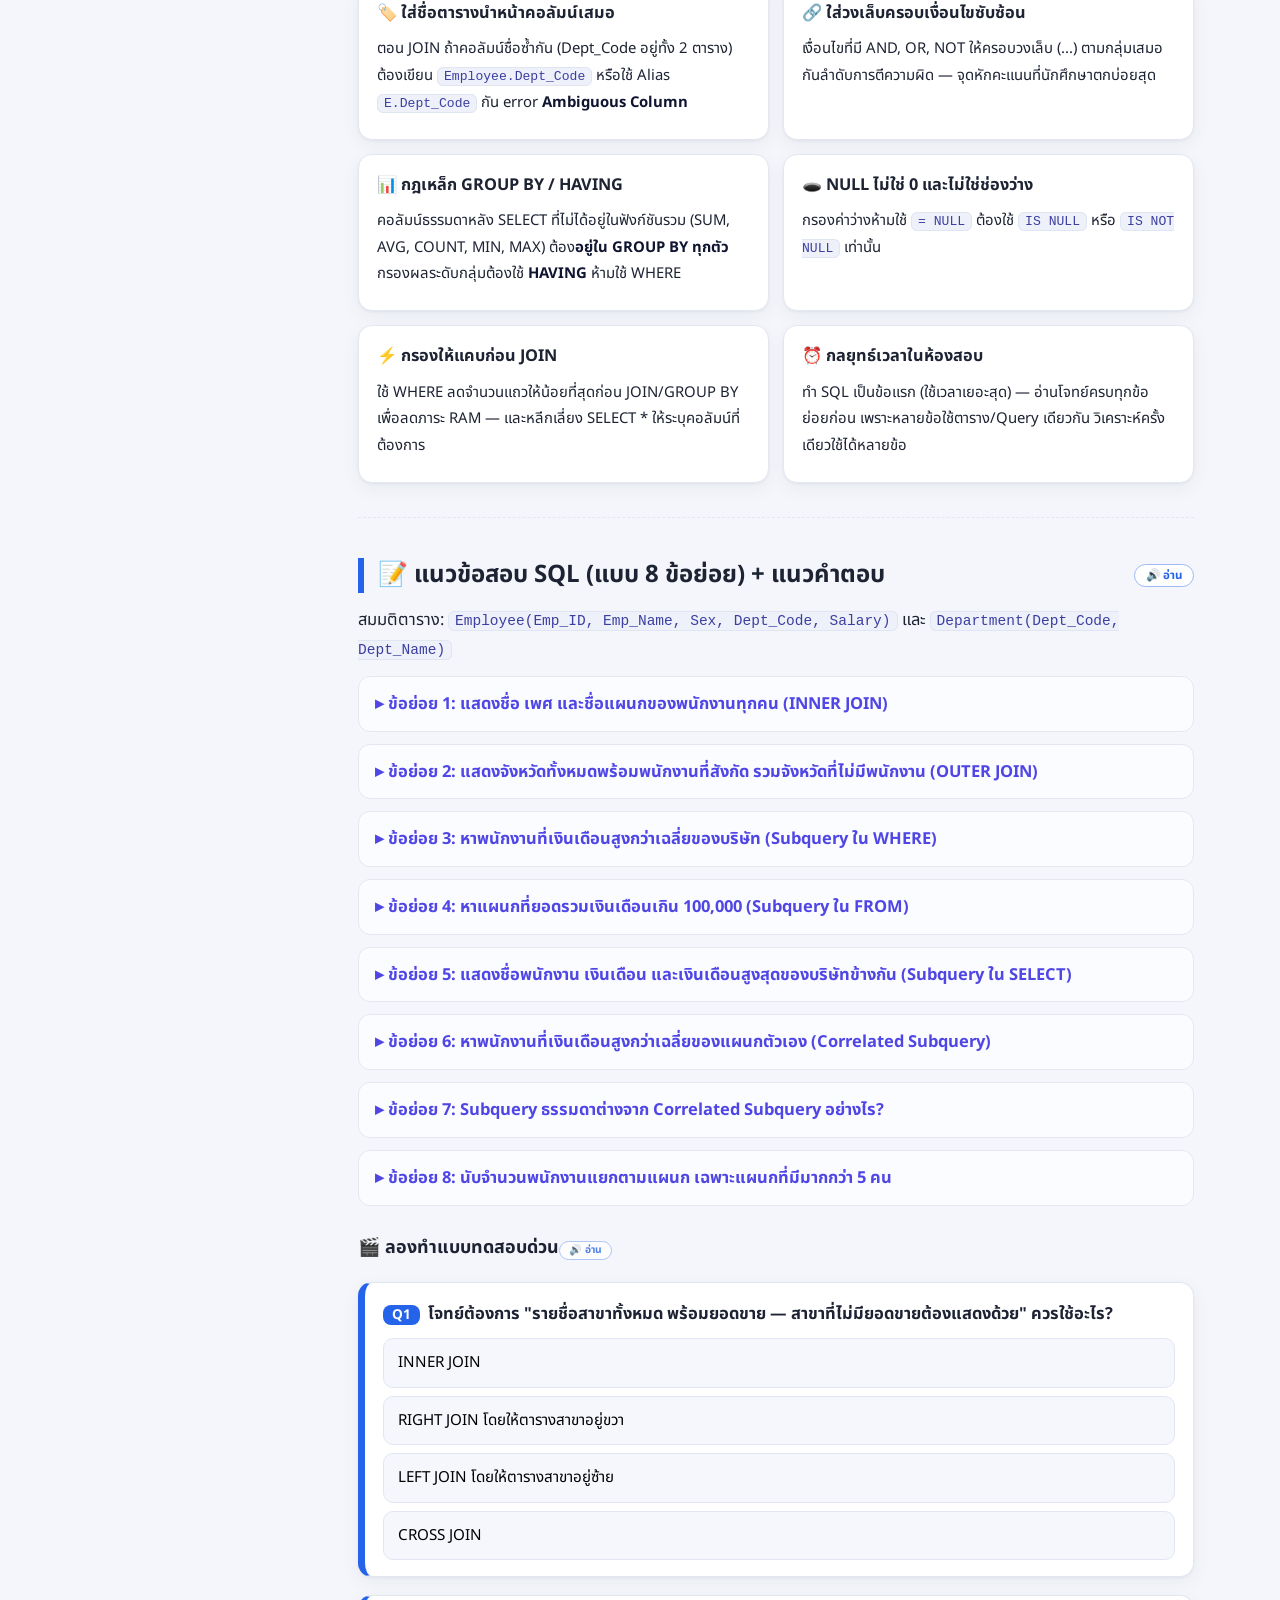
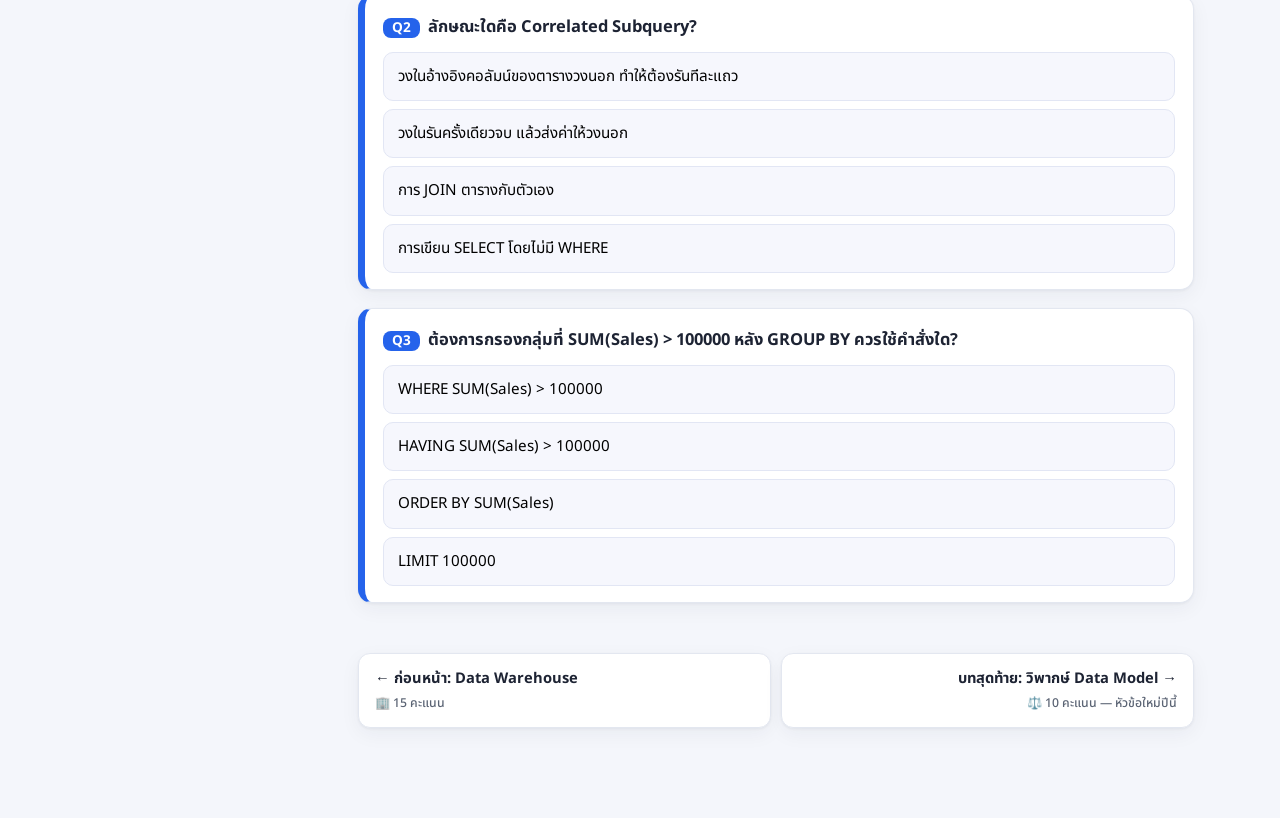
<file: sql.html>
<!DOCTYPE html>
<html lang="th">
<head>
<meta charset="UTF-8">
<meta name="viewport" content="width=device-width, initial-scale=1.0">
<title>SQL: Outer JOIN, Subquery, Correlated Subquery (15 คะแนน) — เว็บติวสอบ Final DB</title>
<link rel="icon" href="data:image/svg+xml,<svg xmlns=%22http://www.w3.org/2000/svg%22 viewBox=%220 0 100 100%22><text y=%22.9em%22 font-size=%2290%22>🎓</text></svg>">
<link rel="preconnect" href="https://fonts.googleapis.com">
<link rel="preconnect" href="https://fonts.gstatic.com" crossorigin>
<link href="https://fonts.googleapis.com/css2?family=Noto+Sans+Thai:wght@400;500;600;700;800&display=swap" rel="stylesheet">
<link rel="stylesheet" href="styles.css">
<style> :root { --accent:#2563eb; } </style>
</head>
<body data-tts="1">
<div id="progressBar"></div>
<div class="backdrop"></div>

<header class="topbar">
  <button class="hamburger" aria-label="เปิดเมนู">☰</button>
  <div class="topbar-title">💾 SQL — 15 คะแนน</div>
</header>

<div class="layout">
  <nav class="sidebar" aria-label="เมนูหลัก">
    <div class="side-brand">🎓 DB Final Prep<small>Database Systems • 120 คะแนน</small></div>
    <div class="side-note">💡 <b>เคล็ดลับรุ่นพี่:</b> ทำข้อ SQL ให้เสร็จก่อน เพราะใช้เวลาเยอะมาก!</div>
    <a class="nav-link" href="index.html"><span class="nav-emoji">🏠</span> หน้าแรก + แผนอ่าน</a>
    <a class="nav-link" href="critique.html"><span class="nav-emoji">⚖️</span> วิพากษ์ Data Model <span class="nav-pts">10</span></a>
    <a class="nav-link" href="normalization.html"><span class="nav-emoji">🧮</span> Normalization <span class="nav-pts">40</span></a>
    <a class="nav-link" href="recovery.html"><span class="nav-emoji">🔄</span> Recovery Control <span class="nav-pts">15</span></a>
    <a class="nav-link" href="concurrency.html"><span class="nav-emoji">🔀</span> Concurrency Control <span class="nav-pts">15</span></a>
    <a class="nav-link" href="db-concept.html"><span class="nav-emoji">📘</span> DB Concept <span class="nav-pts">10</span></a>
    <a class="nav-link" href="data-warehouse.html"><span class="nav-emoji">🏢</span> Data Warehouse <span class="nav-pts">15</span></a>
    <a class="nav-link" href="sql.html"><span class="nav-emoji">💾</span> SQL <span class="nav-pts">15</span></a>
  </nav>

  <main class="main">
    <div class="content">

      <header class="page-head">
        <p class="crumb"><a href="index.html">หน้าแรก</a> / SQL</p>
        <h1>💾 SQL — Outer JOIN, Subquery &amp; Correlated Subquery</h1>
        <div class="head-meta">
          <span class="badge">คะแนน 15</span>
          <span class="badge">ข้อใหญ่ หลายข้อย่อย</span>
          <span class="badge gold">⏰ ทำเป็นข้อแรกในห้องสอบ — ใช้เวลาเยอะที่สุด</span>
        </div>
      </header>

      <div class="box box-exam">
        <p class="box-title">📝 รูปแบบข้อสอบ SQL (จากรุ่นพี่)</p>
        <p>SQL 1 ข้อใหญ่ มี 8 ข้อย่อย (คล้าย Midterm) — เน้น <strong>JOIN เยอะ + Subquery</strong>
        ปีนี้ประกาศเพิ่มเรื่อง <strong>Outer JOIN, Subquery, Correlated Subquery</strong>
        ใช้เวลาเยอะมาก จึงต้อง<strong>ทำเป็นข้อแรก</strong>และซ้อมเขียนมือจนคล่อง</p>
      </div>

      <h2>0. ก่อนเขียนทุกครั้ง — เทคนิค 3 คำถามของอาจารย์</h2>
      <div class="grid grid-3">
        <div class="card"><h4>❓ ต้องการดูอะไร?</h4><p>คอลัมน์ที่โจทย์ขอ → ใส่หลัง <code>SELECT</code></p></div>
        <div class="card"><h4>❓ ข้อมูลอยู่ตารางไหน?</h4><p>ทุกตารางที่เกี่ยว → ใส่หลัง <code>FROM</code> (ถ้าหลายตารางต้อง JOIN)</p></div>
        <div class="card"><h4>❓ กรองยังไง?</h4><p>เงื่อนไขของแถว → ใส่หลัง <code>WHERE</code></p></div>
      </div>

      <h2>1. INNER JOIN vs OUTER JOIN</h2>
      <h3>1.1 นิยาม</h3>
      <ul>
        <li><strong>INNER JOIN</strong> — ดึงเฉพาะแถวที่<strong>มีคู่ตรงกันทั้งสองฝั่ง</strong> (Matched Rows) ใครไม่มีคู่โดนตัดทิ้ง</li>
        <li><strong>OUTER JOIN</strong> — ยอมดึงแถวที่<strong>ไม่มีคู่</strong>มาแสดงด้วย โดยช่องที่ไม่มีข้อมูลเติมด้วย <code>NULL</code>
          <ul>
            <li><strong>LEFT OUTER JOIN</strong> — ยึดตาราง<strong>ซ้าย</strong>เป็นหลัก แสดงครบทุกแถวฝั่งซ้าย</li>
            <li><strong>RIGHT OUTER JOIN</strong> — ยึดตาราง<strong>ขวา</strong>เป็นหลัก แสดงครบทุกแถวฝั่งขวา</li>
            <li><strong>FULL OUTER JOIN</strong> — แสดงครบ<strong>ทั้งสองฝั่ง</strong>แม้ไม่มีคู่</li>
          </ul>
        </li>
      </ul>

      <figure class="diagram">
        <svg viewBox="0 0 810 245" role="img" aria-label="แผนภาพเวนน์ของ JOIN" class="svg-text" style="width:100%;max-width:810px;height:auto;">
          <g transform="translate(10,12)">
            <circle cx="65" cy="75" r="50" fill="#2563eb" opacity=".45"/>
            <circle cx="135" cy="75" r="50" fill="#e11d48" opacity=".45"/>
            <text x="45" y="80" text-anchor="middle" style="font-size:14px;font-weight:800;fill:#1e3a8a">A</text>
            <text x="155" y="80" text-anchor="middle" style="font-size:14px;font-weight:800;fill:#881337">B</text>
            <text x="100" y="158" text-anchor="middle" style="font-size:12.5px;font-weight:700;fill:#333">INNER = A∩B</text>
            <text x="100" y="176" text-anchor="middle" class="ts" style="font-size:11px">เฉพาะส่วนทับกัน</text>
          </g>
          <g transform="translate(210,12)">
            <circle cx="65" cy="75" r="50" fill="#2563eb" opacity=".45"/>
            <circle cx="135" cy="75" r="50" fill="#d1d5db" opacity=".35"/>
            <text x="45" y="80" text-anchor="middle" style="font-size:14px;font-weight:800;fill:#1e3a8a">A</text>
            <text x="100" y="158" text-anchor="middle" style="font-size:12.5px;font-weight:700;fill:#333">LEFT = A ทั้งหมด</text>
            <text x="100" y="176" text-anchor="middle" class="ts" style="font-size:11px">+ จุดที่ตรงกับ B</text>
          </g>
          <g transform="translate(410,12)">
            <circle cx="65" cy="75" r="50" fill="#d1d5db" opacity=".35"/>
            <circle cx="135" cy="75" r="50" fill="#e11d48" opacity=".45"/>
            <text x="155" y="80" text-anchor="middle" style="font-size:14px;font-weight:800;fill:#881337">B</text>
            <text x="100" y="158" text-anchor="middle" style="font-size:12.5px;font-weight:700;fill:#333">RIGHT = B ทั้งหมด</text>
            <text x="100" y="176" text-anchor="middle" class="ts" style="font-size:11px">+ จุดที่ตรงกับ A</text>
          </g>
          <g transform="translate(610,12)">
            <circle cx="65" cy="75" r="50" fill="#2563eb" opacity=".45"/>
            <circle cx="135" cy="75" r="50" fill="#e11d48" opacity=".45"/>
            <text x="45" y="80" text-anchor="middle" style="font-size:14px;font-weight:800;fill:#1e3a8a">A</text>
            <text x="155" y="80" text-anchor="middle" style="font-size:14px;font-weight:800;fill:#881337">B</text>
            <text x="100" y="158" text-anchor="middle" style="font-size:12.5px;font-weight:700;fill:#333">FULL = A∪B</text>
            <text x="100" y="176" text-anchor="middle" class="ts" style="font-size:11px">ทั้งหมดของสองฝั่ง</text>
          </g>
          <text x="405" y="232" text-anchor="middle" class="ts" style="font-size:12px">จำจากทฤษฎีเซต: INNER=Intersection • LEFT/RIGHT=ยึดฝั่งใดฝั่งหนึ่ง • FULL=Union</text>
        </svg>
        <figcaption>ภาพที่ 1: JOIN ในมุมมองเวนน์ไดอะแกรม (ตามที่อาจารย์อธิบายด้วย Set Theory)</figcaption>
      </figure>

      <div class="box box-analogy">
        <p class="box-title">🔍 เปรียบเทียบให้เห็นภาพ</p>
        <p>INNER JOIN เหมือน<strong>ลิสต์เฉพาะคนที่ลงทะเบียน "และ" จ่ายเงินแล้ว</strong> (ตรงกันทั้งสองระบบ)<br>
        LEFT JOIN เหมือน<strong>ลิสต์จังหวัดทั้ง 76 จังหวัด</strong> ว่ามีพนักงานสังกัดกี่คน — จังหวัดไหนไม่มีพนักงานก็ต้องโชว์ชื่อจังหวัดออกมาด้วย (ช่องพนักงานว่าง = NULL)</p>
      </div>

      <h3>1.2 ตัวอย่างโจทย์ที่เคยทำในห้อง</h3>
      <p><strong>โจทย์ข้อ 1 (INNER JOIN):</strong> แสดงชื่อพนักงาน เพศ และชื่อแผนกของพนักงานทุกคน</p>
      <p>วิเคราะห์: ชื่อ/เพศอยู่ใน Employee, ชื่อแผนกอยู่ใน Department เชื่อมกันด้วย Dept_Code</p>
      <pre class="code"><span class="kw">SELECT</span> Employee.Emp_Name, Employee.Sex, Department.Dept_Name
<span class="kw">FROM</span> Employee
<span class="kw">INNER JOIN</span> Department <span class="kw">ON</span> Employee.Dept_Code = Department.Dept_Code;

<span class="cm">-- เขียนสไตล์เก่าบน WHERE ก็ถูกต้องเหมือนกัน</span>
<span class="kw">SELECT</span> E.Emp_Name, E.Sex, D.Dept_Name
<span class="kw">FROM</span> Employee E, Department D
<span class="kw">WHERE</span> E.Dept_Code = D.Dept_Code;</pre>

      <p><strong>โจทย์ข้อ 2 (LEFT OUTER JOIN):</strong> แสดงจังหวัดทั้งหมดพร้อมชื่อพนักงานที่สังกัด — จังหวัดที่<strong>ไม่มี</strong>พนักงานก็ต้องแสดง</p>
      <pre class="code"><span class="kw">SELECT</span> P.SPV_Name, E.Emp_Name
<span class="kw">FROM</span> Set_Province P
<span class="kw">LEFT OUTER JOIN</span> Employee E <span class="kw">ON</span> P.SPV_Code = E.SPV_Code;</pre>
      <div class="box box-warn"><p class="box-title">⚠️ จุดพลาดคลาสสิก</p><p>โจทย์พวก "แสดง<strong>ครบทุกแถว</strong>แม้ไม่มีข้อมูลคู่" หรือ "รวมถึงคนที่ยังไม่มี..." = <strong>สัญญาณของ OUTER JOIN</strong> ถ้าใช้ INNER JOIN แถวไร้คู่จะหายไปเงียบ ๆ (เสียคะแนนโดยไม่รู้ตัว)</p></div>
<figure class="diagram">
        <img src="assets/docpages/sqlo_p13.jpg" alt="หนังสือ SQL ของอาจารย์ Right Outer Join พร้อมผลลัพธ์" loading="lazy" width="1280" height="720" style="max-width:100%;height:auto;border-radius:12px;">
        <figcaption>📄 หนังสือ SQL ของอาจารย์ (JOIN Outer 22/31): ตัวอย่าง Right Outer Join แบบ Oracle เก่า "(+)" เทียบกับ ANSI RIGHT OUTER JOIN — ผลลัพธ์ 15 แถว พร้อมแถว "No Data" (NULL) ของพนักงานที่ไม่มีหัวหน้า</figcaption>
      </figure>

      <h3>1.3 ทดลองรันจริง — ตารางก่อน → คำสั่ง → ผลลัพธ์ (ข้อมูลจิ๋ว)</h3>
      <p>ทดลองด้วยฐานข้อมูลจิ๋ว 2 ตาราง ที่มี <strong>"แถวกับดัก" 3 ตัว</strong> ตั้งใจใส่ไว้ให้เห็นความต่างของ JOIN แต่ละแบบชัด ๆ
      — สังเกตตารางก่อนใช้คำสั่ง แล้วไล่ดูว่าคำสั่งแต่ละแบบ "จัดการ" แถวกับดักอย่างไร</p>

      <div class="grid grid-2">
        <div class="card">
          <h4>📋 ตารางก่อนใช้คำสั่ง: Employee (5 แถว)</h4>
          <div class="tbl-wrap"><table class="tbl compact">
            <tr><th>Emp_ID</th><th>Emp_Name</th><th>Sex</th><th>Dept_Code</th><th>Salary</th></tr>
            <tr><td>E01</td><td>สมชาย</td><td>ช.</td><td>D01</td><td>25,000</td></tr>
            <tr><td>E02</td><td>สมหญิง</td><td>ญ.</td><td>D01</td><td>32,000</td></tr>
            <tr><td>E03</td><td>สมศรี</td><td>ญ.</td><td>D02</td><td>20,000</td></tr>
            <tr><td>E04</td><td>สมศักดิ์</td><td>ช.</td><td style="background:#fff1f0"><strong style="color:#c62a30">D99 ⚠️ ไม่มีจริง</strong></td><td>40,000</td></tr>
            <tr><td>E05</td><td>ประเสริฐ</td><td>ช.</td><td style="background:#fff1f0"><strong style="color:#c62a30">NULL ⚠️ ยังไม่มีแผนก</strong></td><td>22,000</td></tr>
          </table></div>
        </div>
        <div class="card">
          <h4>📋 ตารางก่อนใช้คำสั่ง: Department (3 แถว)</h4>
          <div class="tbl-wrap"><table class="tbl compact">
            <tr><th>Dept_Code</th><th>Dept_Name</th></tr>
            <tr><td>D01</td><td>ขาย</td></tr>
            <tr><td>D02</td><td>บัญชี</td></tr>
            <tr><td>D03</td><td style="background:#fff1f0"><strong style="color:#c62a30">การตลาด ⚠️ ไม่มีใครสังกัด</strong></td></tr>
          </table></div>
          <p style="margin-top:8px">สองตารางเชื่อมกันด้วยคอลัมน์ <code>Dept_Code</code> — แถวกับดักคือ <strong>สมศักดิ์ (D99 ไม่มีคู่)</strong>, <strong>ประเสริฐ (ไม่มีค่าคู่เลย)</strong> และ <strong>แผนกการตลาด (ไม่มีคู่)</strong></p>
        </div>
      </div>

      <p><strong>ขั้นที่ 1 — INNER JOIN:</strong> จับคู่เฉพาะแถวที่ Dept_Code ตรงกัน "ทั้งสองฝั่ง"</p>
      <pre class="code"><span class="kw">SELECT</span> E.Emp_Name, E.Sex, D.Dept_Name
<span class="kw">FROM</span> Employee E
<span class="kw">INNER JOIN</span> Department D <span class="kw">ON</span> E.Dept_Code = D.Dept_Code;</pre>
      <div class="tbl-wrap"><table class="tbl compact">
        <tr><th>Emp_Name</th><th>Sex</th><th>Dept_Name</th><th>จับคู่ด้วย</th></tr>
        <tr><td>สมชาย</td><td>ช.</td><td>ขาย</td><td>D01 = D01</td></tr>
        <tr><td>สมหญิง</td><td>ญ.</td><td>ขาย</td><td>D01 = D01</td></tr>
        <tr><td>สมศรี</td><td>ญ.</td><td>บัญชี</td><td>D02 = D02</td></tr>
      </table></div>
      <div class="box box-warn"><p class="box-title">🚨 ผลของ INNER JOIN กับแถวกับดัก</p>
      <p><strong>สมศักดิ์, ประเสริฐ และแผนก "การตลาด" หายไปเงียบ ๆ ทั้ง 3 แถว</strong> (เหลือแค่ 3 แถวจาก 5+3) — ไม่มี error ไม่มีเตือน ข้อสอบที่ใช้ INNER JOIN แล้วโจทย์ต้องการ "ครบทุกแถว" จึงเสียคะแนนโดยไม่รู้ตัว</p></div>

      <div class="term">
        <p><span class="term-word">📖 ศัพท์: NULL</span> <span class="term-read">— อ่านว่า "นัลล์"</span></p>
        <p><strong>ความหมาย:</strong> ช่องที่ <strong>ไม่มีค่าอยู่เลย</strong> (Unknown/Missing) — ต่างจาก 0 และต่างจากช่องเว้นว่าง<br>
        <strong>ในการ JOIN:</strong> แถวที่ไม่มีคู่จะถูก "เติม" ทุกช่องของฝั่งตรงข้ามด้วย NULL เวลาใช้ OUTER JOIN — อย่างประเสริฐที่ไม่มีแผนก ช่อง Dept_Name จะเป็น NULL<br>
        <strong>ข้อควรระวัง:</strong> กรองแถว NULL ใน WHERE ต้องใช้ <code>IS NULL</code> / <code>IS NOT NULL</code> เท่านั้น — ห้ามเขียน <code>= NULL</code> เพราะผลเป็นเท็จเสมอ</p>
      </div>

      <p><strong>ขั้นที่ 2 — LEFT OUTER JOIN:</strong> ยึดตารางซ้าย (Employee) เป็นหลัก แสดงครบทุกแถวฝั่งซ้าย แถวไร้คู่เติม NULL ฝั่งขวา</p>
      <pre class="code"><span class="kw">SELECT</span> E.Emp_Name, E.Sex, D.Dept_Name
<span class="kw">FROM</span> Employee E
<span class="kw">LEFT OUTER JOIN</span> Department D <span class="kw">ON</span> E.Dept_Code = D.Dept_Code;</pre>
      <div class="tbl-wrap"><table class="tbl compact">
        <tr><th>Emp_Name</th><th>Sex</th><th>Dept_Name</th><th>หมายเหตุ</th></tr>
        <tr><td>สมชาย</td><td>ช.</td><td>ขาย</td><td>จับคู่ได้</td></tr>
        <tr><td>สมหญิง</td><td>ญ.</td><td>ขาย</td><td>จับคู่ได้</td></tr>
        <tr><td>สมศรี</td><td>ญ.</td><td>บัญชี</td><td>จับคู่ได้</td></tr>
        <tr style="background:#eff6ff"><td>สมศักดิ์</td><td>ช.</td><td><strong style="color:#c62a30">NULL</strong></td><td>D99 ไม่มีคู่ → เติม NULL ฝั่งขวา</td></tr>
        <tr style="background:#eff6ff"><td>ประเสริฐ</td><td>ช.</td><td><strong style="color:#c62a30">NULL</strong></td><td>ไม่มีค่าคู่เลย → เติม NULL ฝั่งขวา</td></tr>
      </table></div>
      <p>ได้ <strong>5 แถว (ครบทุกพนักงาน)</strong> — แต่ให้สังเกต: แผนก "การตลาด" <strong>ยังไม่โผล่</strong> เพราะ LEFT ดูแลแค่ฝั่งซ้าย คนโดดเดี่ยวรอด แต่แผนกโดดเดี่ยวฝั่งขวาไม่รอด</p>

      <p><strong>ขั้นที่ 3 — RIGHT OUTER JOIN:</strong> ยึดตารางขวา (Department) เป็นหลัก — ตอนนี้ "การตลาด" รอด แต่พนักงานไร้คู่หาย</p>
      <pre class="code"><span class="kw">SELECT</span> E.Emp_Name, E.Sex, D.Dept_Name
<span class="kw">FROM</span> Employee E
<span class="kw">RIGHT OUTER JOIN</span> Department D <span class="kw">ON</span> E.Dept_Code = D.Dept_Code;</pre>
      <div class="tbl-wrap"><table class="tbl compact">
        <tr><th>Emp_Name</th><th>Sex</th><th>Dept_Name</th><th>หมายเหตุ</th></tr>
        <tr><td>สมชาย</td><td>ช.</td><td>ขาย</td><td>จับคู่ได้</td></tr>
        <tr><td>สมหญิง</td><td>ญ.</td><td>ขาย</td><td>จับคู่ได้</td></tr>
        <tr><td>สมศรี</td><td>ญ.</td><td>บัญชี</td><td>จับคู่ได้</td></tr>
        <tr style="background:#eff6ff"><td><strong style="color:#c62a30">NULL</strong></td><td><strong style="color:#c62a30">NULL</strong></td><td>การตลาด</td><td>D03 ไม่มีคู่ → เติม NULL ฝั่งซ้าย</td></tr>
      </table></div>
      <p>ได้ <strong>4 แถว (ครบทุกแผนก)</strong> — สมศักดิ์กับประเสริฐหายไปแล้ว เพราะพวกเขาอยู่ฝั่งซ้ายซึ่งไม่ใช่ "หลัก" ของ RIGHT</p>

      <p><strong>ขั้นที่ 4 — FULL OUTER JOIN:</strong> ยึดทั้งสองฝั่งเป็นหลัก — ทุกแถวจากทุกตารางรอดหมด</p>
      <pre class="code"><span class="kw">SELECT</span> E.Emp_Name, E.Sex, D.Dept_Name
<span class="kw">FROM</span> Employee E
<span class="kw">FULL OUTER JOIN</span> Department D <span class="kw">ON</span> E.Dept_Code = D.Dept_Code;
<span class="cm">-- หมายเหตุ: FULL เป็นรูปแบบ ANSI — Oracle เก่าแบบ (+) ทำ FULL ไม่ได้ ต้อง UNION ของ LEFT + RIGHT</span></pre>
      <div class="tbl-wrap"><table class="tbl compact">
        <tr><th>Emp_Name</th><th>Sex</th><th>Dept_Name</th><th>หมายเหตุ</th></tr>
        <tr><td>สมชาย</td><td>ช.</td><td>ขาย</td><td>จับคู่ได้</td></tr>
        <tr><td>สมหญิง</td><td>ญ.</td><td>ขาย</td><td>จับคู่ได้</td></tr>
        <tr><td>สมศรี</td><td>ญ.</td><td>บัญชี</td><td>จับคู่ได้</td></tr>
        <tr style="background:#eff6ff"><td>สมศักดิ์</td><td>ช.</td><td><strong style="color:#c62a30">NULL</strong></td><td>ฝั่งซ้ายไร้คู่</td></tr>
        <tr style="background:#eff6ff"><td>ประเสริฐ</td><td>ช.</td><td><strong style="color:#c62a30">NULL</strong></td><td>ฝั่งซ้ายไร้คู่</td></tr>
        <tr style="background:#eff6ff"><td><strong style="color:#c62a30">NULL</strong></td><td><strong style="color:#c62a30">NULL</strong></td><td>การตลาด</td><td>ฝั่งขวาไร้คู่</td></tr>
      </table></div>
      <p>ได้ <strong>6 แถว — ไม่มีใครหาย</strong> ทุกแถวกับดักรอดพร้อม NULL เติมฝั่งตรงข้าม</p>

      <div class="tbl-wrap"><table class="tbl">
        <tr><th>ประเภท JOIN</th><th>จำนวนแถวที่ได้</th><th>ใครรอด / ใครหาย (จากข้อมูลจิ๋วนี้)</th></tr>
        <tr><td>INNER</td><td>3</td><td>หาย: สมศักดิ์, ประเสริฐ, การตลาด — <strong>หายเงียบ ๆ</strong></td></tr>
        <tr><td>LEFT OUTER</td><td>5</td><td>รอด: พนักงานครบทุกคน • หาย: การตลาด</td></tr>
        <tr><td>RIGHT OUTER</td><td>4</td><td>รอด: แผนกครบทุกแผนก • หาย: สมศักดิ์, ประเสริฐ</td></tr>
        <tr><td>FULL OUTER</td><td>6</td><td>ครบทุกแถวทั้งสองตาราง</td></tr>
      </table></div>
      <div class="box box-mem"><p class="box-title">🧠 สูตรนับแถว (ใช้ตรวจคำตอบในข้อสอบได้)</p>
      <p><strong>INNER</strong> = จำนวนคู่ที่จับได้ • <strong>LEFT</strong> = INNER + (แถวซ้ายไร้คู่) • <strong>RIGHT</strong> = INNER + (แถวขวาไร้คู่) • <strong>FULL</strong> = INNER + (ไร้คู่ทั้งสองฝั่ง)
      — ตรวจจากข้อมูลจิ๋วนี้: INNER 3 + ซ้ายไร้คู่ 2 = LEFT 5 ✓ + ขวาไร้คู่ 1 = FULL 6 ✓</p></div>

      <h2>2. Subquery (คำสั่งสอบถามย่อย)</h2>
      <p><strong>Subquery</strong> คือ การเขียน <code>SELECT</code> ซ้อนอยู่ใน SELECT อีกชั้น (Inner Query ใน Outer Query)
      เพื่อ<strong>ประมวลผลหาค่าก่อน</strong>แล้วเอามาใช้เป็นเงื่อนไขแบบไดนามิก — ไม่ต้อง Hard-code ค่าคงที่</p>

      <h3>2.1 อยู่ใน WHERE — ใช้กรองแถว (พบบ่อยสุด)</h3>
      <p><strong>โจทย์:</strong> หาพนักงานที่เงินเดือนสูงกว่าเงินเดือนเฉลี่ยของบริษัท</p>
      <pre class="code"><span class="kw">SELECT</span> Emp_Name, Salary
<span class="kw">FROM</span> Employee
<span class="kw">WHERE</span> Salary &gt; (
    <span class="kw">SELECT</span> <span class="fn">AVG</span>(Salary) <span class="kw">FROM</span> Employee   <span class="cm">-- วงในรันครั้งเดียว: หาค่าเฉลี่ยก่อน</span>
);                                      <span class="cm">-- จากข้อมูลจิ๋ว 1.3 ได้ 27,800 → วงนอกกลายเป็น WHERE Salary &gt; 27,800</span></pre>
      <p>ไล่การทำงานจริงด้วยตาราง Employee ข้อมูลจิ๋วจากหัวข้อ 1.3 (5 แถว: สมชาย 25,000 / สมหญิง 32,000 / สมศรี 20,000 / สมศักดิ์ 40,000 / ประเสริฐ 22,000):</p>
      <ol class="steps">
        <li><span class="step-title">ขั้น 1 — รันวงในก่อนครั้งเดียว</span>
        <p><code>SELECT AVG(Salary) FROM Employee</code> = (25,000+32,000+20,000+40,000+22,000) ÷ 5 = 139,000 ÷ 5 = <strong>27,800</strong></p></li>
        <li><span class="step-title">ขั้น 2 — วงใน "หดตัวเป็นค่าเดียว" แทนที่ตัวเองในวงนอก</span>
        <p>คำสั่งวงนอกจึงเหมือนเขียน <code>WHERE Salary &gt; 27,800</code> โดยไม่ต้อง Hard-code เลขเอง</p></li>
        <li><span class="step-title">ขั้น 3 — วงนอกกรองทีละแถว</span>
        <p>สมชาย 25,000 ✗ • สมหญิง 32,000 ✓ • สมศรี 20,000 ✗ • สมศักดิ์ 40,000 ✓ • ประเสริฐ 22,000 ✗</p></li>
      </ol>
      <p><strong>ตารางผลลัพธ์ (2 แถว):</strong></p>
      <div class="tbl-wrap"><table class="tbl compact">
        <tr><th>Emp_Name</th><th>Salary</th></tr>
        <tr><td>สมหญิง</td><td>32,000</td></tr>
        <tr><td>สมศักดิ์</td><td>40,000</td></tr>
      </table></div>
      <div class="box box-tip"><p class="box-title">💡 ทำไมต้อง Subquery ถ้าเขียน WHERE Salary &gt; 27,800 ตรง ๆ ก็ได้?</p>
      <p>เพราะเมื่อ<strong>ข้อมูลเปลี่ยน</strong> ค่าเฉลี่ยเปลี่ยน — เขียนเลขตายตัวจะพังทันที ส่วน Subquery คำนวณใหม่เสมอ
      และข้อสอบมักถาม "เฉลี่ยของ X" ที่ต้องคำนวณจากข้อมูลจริงก่อนเท่านั้น</p></div>
      <p>ใช้ร่วมกับ <code>=, &gt;, &lt;, IN, NOT IN, ANY, ALL</code> ได้</p>

      <h3>2.2 อยู่ใน FROM — ทำตารางเสมือน (Derived Table)</h3>
      <p><strong>โจทย์:</strong> หาแผนกที่ยอดรวมเงินเดือนมากกว่า 100,000 บาท</p>
      <pre class="code"><span class="kw">SELECT</span> Dept_Summary.Dept_Code, Dept_Summary.Total_Salary
<span class="kw">FROM</span> (
    <span class="kw">SELECT</span> Dept_Code, <span class="fn">SUM</span>(Salary) <span class="kw">AS</span> Total_Salary
    <span class="kw">FROM</span> Employee
    <span class="kw">GROUP BY</span> Dept_Code
) Dept_Summary                        <span class="cm">-- ผลลัพธ์วงในถูกมองเป็น "ตารางชั่วคราว"</span>
<span class="kw">WHERE</span> Dept_Summary.Total_Salary &gt; 100000;</pre>
      <p>ทดลองรันวงในด้วยข้อมูลจิ๋ว 1.3 (รวม Salary ตามกลุ่ม Dept_Code):</p>
      <div class="tbl-wrap"><table class="tbl compact">
        <tr><th>Dept_Code</th><th>Total_Salary</th><th>มาจากแถวไหน</th></tr>
        <tr><td>D01</td><td>57,000</td><td>สมชาย 25,000 + สมหญิง 32,000</td></tr>
        <tr><td>D02</td><td>20,000</td><td>สมศรี 20,000</td></tr>
        <tr style="background:#fff1f0"><td><strong style="color:#c62a30">D99</strong></td><td>40,000</td><td>สมศักดิ์ (แถวกับดัก! จับกลุ่มเองได้เพราะ GROUP BY ไม่เช็คคู่)</td></tr>
        <tr><td>(NULL)</td><td>22,000</td><td>ประเสริฐ — GROUP BY ถือว่า NULL เป็น "กลุ่มของตัวเอง"</td></tr>
      </table></div>
      <p>ตารางชั่วคราว 4 แถวนี้คือ <code>Dept_Summary</code> ที่วงนอกใช้ — จากนั้นวงนอกกรอง <code>Total_Salary &gt; 100,000</code> → ไม่มีกลุ่มไหนเกิน → <strong>ผลลัพธ์ว่าง (0 แถว)</strong> ซึ่งเป็นผลที่ถูกต้อง ไม่ใช่ error (ใช้ข้อมูลบริษัทจริงที่ยอดใหญ่กว่านี้เกณฑ์ 100,000 จึงมีแถว) — และสังเกตว่า <strong>GROUP BY ไม่ต้อง "มีคู่" จึงกลืนแถวกับดัก D99 ได้ทั้งกลุ่ม</strong> ต่างจาก JOIN</p>

      <h3>2.3 อยู่ใน SELECT — Scalar Subquery (คืน 1 ค่า)</h3>
      <p><strong>โจทย์:</strong> แสดงชื่อพนักงาน เงินเดือน และเงินเดือนสูงสุดของบริษัท ไว้ข้างกัน</p>
      <pre class="code"><span class="kw">SELECT</span> Emp_Name, Salary,
       (<span class="kw">SELECT</span> <span class="fn">MAX</span>(Salary) <span class="kw">FROM</span> Employee) <span class="kw">AS</span> Max_Company_Salary
<span class="kw">FROM</span> Employee;</pre>
      <p>ทดลองรันด้วยข้อมูลจิ๋ว 1.3 — วงในคืนค่าเดียว <code>MAX = 40,000</code> แล้ว "ฉีด" ค่านั้นเป็นคอลัมน์ที่ 3 ของทุกแถว:</p>
      <div class="tbl-wrap"><table class="tbl compact">
        <tr><th>Emp_Name</th><th>Salary</th><th>Max_Company_Salary</th></tr>
        <tr><td>สมชาย</td><td>25,000</td><td style="background:#effaf3">40,000</td></tr>
        <tr><td>สมหญิง</td><td>32,000</td><td style="background:#effaf3">40,000</td></tr>
        <tr><td>สมศรี</td><td>20,000</td><td style="background:#effaf3">40,000</td></tr>
        <tr style="background:#effaf3"><td><strong>สมศักดิ์</strong></td><td><strong>40,000</strong></td><td style="background:#effaf3">40,000</td></tr>
        <tr><td>ประเสริฐ</td><td>22,000</td><td style="background:#effaf3">40,000</td></tr>
      </table></div>
      <p>คอลัมน์ที่ 3 ซ้ำกันทุกแถว = 40,000 เพราะ Subquery แบบ Scalar <strong>คืนค่าเดียวของทั้งบริษัท</strong> ไม่ผูกกับแถวใด (ต่างจาก Correlated ที่ค่าเปลี่ยนตามแถว) — แถวของสมศักดิ์ (พื้นเขียว) คือแถวเดียวที่ Salary เท่ากับ MAX พอดี</p>

      <h2>3. Correlated Subquery — วงในอ้างอิงวงนอก</h2>
      <p><strong>Correlated Subquery</strong> คือ Subquery วงในที่<strong>อ้างอิงคอลัมน์ของตารางวงนอก</strong>
      ทำให้ต้องรันวงใน<strong>ทีละแถว</strong>ของวงนอก (Row-by-Row)</p>

      <div class="tbl-wrap"><table class="tbl">
        <tr><th>ประเด็น</th><th>Subquery ธรรมดา</th><th>Correlated Subquery</th></tr>
        <tr><td>การทำงาน</td><td>วงในรัน<strong>ครั้งเดียว</strong> ได้ค่ามาส่งต่อ</td><td>วงในรัน<strong>ทีละแถว</strong> ตามจำนวนแถววงนอก</td></tr>
        <tr><td>การพึ่งพา</td><td>แยกรันวงในเดี่ยว ๆ ได้</td><td><strong>รันเดี่ยวไม่ได้</strong> ต้องรับค่าจากวงนอก</td></tr>
        <tr><td>ประสิทธิภาพ</td><td>เร็วกว่า</td><td>ใช้ CPU/RAM มากกว่าถ้าตารางใหญ่</td></tr>
      </table></div>

      <div class="box box-analogy">
        <p class="box-title">🔍 เปรียบเทียบให้เห็นภาพ</p>
        <p><strong>Subquery ธรรมดา</strong> = โทรถามสำนักงานใหญ่ครั้งเดียวว่า "เงินเดือนเฉลี่ยบริษัทเท่าไหร่?" แล้วเอาคำตอบไปเทียบกับทุกคน<br>
        <strong>Correlated Subquery</strong> = ถาม<strong>รายแผนก</strong>: หันไปดูว่าคนที่กำลังพิจารณาอยู่อยู่แผนกไหน → โทรถามเฉลี่ยของ<strong>แผนกนั้น</strong> → เทียบ
        → แล้วทำซ้ำแบบนี้กับทุกคน ทีละคน (เพราะแต่ละคนอยู่คนละแผนก ค่าเฉลี่ยที่ต้องเทียบก็ต่างกัน)</p>
      </div>

      <h3>3.1 ขั้นตอนการทำงาน 5 ขั้น (อธิบายในข้อสอบได้เต็ม)</h3>
      <ol class="steps">
        <li><span class="step-title">ดึงแถวที่ 1 จากตารางวงนอก</span><p>Outer Query หยิบแถวแรกออกมา</p></li>
        <li><span class="step-title">ส่งค่าของแถวนั้นเข้าวงใน</span><p>ค่าคอลัมน์ที่วงในอ้างอิง (เช่น E1.Dept_Code) กลายเป็นพารามิเตอร์</p></li>
        <li><span class="step-title">วงในรันคำนวณเฉพาะค่านั้น</span><p>เช่น หา AVG(Salary) เฉพาะแผนกที่ส่งเข้ามา</p></li>
        <li><span class="step-title">วงนอกเทียบเงื่อนไข</span><p>จริง (TRUE) → แถวนี้เข้าผลลัพธ์ / เท็จ (FALSE) → ตัดทิ้ง</p></li>
        <li><span class="step-title">ขยับไปแถวที่ 2 แล้ววนซ้ำขั้น 1–4</span><p>ทำจนครบทุกแถวของตารางวงนอก</p></li>
      </ol>

      <h3>3.2 โจทย์คลาสสิก + ไล่รันทีละแถว</h3>
      <p class="video-note">💡 โจทย์ Correlated Subquery ในหนังสือของอาจารย์ (ข้อ 48): เปรียบเทียบพนักงานกับ "หัวหน้าของตัวเอง" — Salary &gt; Salary ของหัวหน้า ใช้ทั้ง Self-JOIN และ Correlated Subquery แก้ได้</p>
      <figure class="diagram">
        <img src="assets/docpages/sqls_p06.jpg" alt="หนังสือ SQL ของอาจารย์ Correlated Subquery ข้อ 48" loading="lazy" width="1280" height="720" style="max-width:100%;height:auto;border-radius:12px;">
        <figcaption>📄 หนังสือ SQL ของอาจารย์ (Subquery/Correlated 30/31): ข้อ 48 "กรณีโจทย์ที่ทำลำได้" — เทียบ Self-JOIN กับ Correlated Subquery (Emp.Salary > Super.Salary โดย Super = หัวหน้าของ Emp) พร้อมผลลัพธ์จริง</figcaption>
      </figure>
      <p><strong>โจทย์:</strong> หาพนักงานที่เงินเดือนสูงกว่า<strong>เฉลี่ยของแผนกตัวเอง</strong></p>
      <pre class="code"><span class="kw">SELECT</span> E1.Emp_Name, E1.Dept_Code, E1.Salary
<span class="kw">FROM</span> Employee E1
<span class="kw">WHERE</span> E1.Salary &gt; (
    <span class="kw">SELECT</span> <span class="fn">AVG</span>(E2.Salary)
    <span class="kw">FROM</span> Employee E2
    <span class="kw">WHERE</span> E2.Dept_Code = E1.Dept_Code   <span class="cm">-- ⭐ อ้างอิงวงนอก E1 = Correlated!</span>
);</pre>
      <p>สมมติข้อมูล:</p>
      <div class="tbl-wrap"><table class="tbl compact">
        <tr><th>แถว (E1)</th><th>Emp_Name</th><th>Dept_Code</th><th>Salary</th></tr>
        <tr><td>1</td><td>สมชาย</td><td>D01</td><td>30,000</td></tr>
        <tr><td>2</td><td>สมศรี</td><td>D01</td><td>20,000</td></tr>
        <tr><td>3</td><td>สมศักดิ์</td><td>D02</td><td>40,000</td></tr>
      </table></div>

      <div class="tbl-wrap"><table class="tbl compact">
        <tr><th>รอบ</th><th>ส่งค่าเข้าวงใน</th><th>วงในคำนวณ</th><th>เทียบวงนอก</th><th>ผลลัพธ์</th></tr>
        <tr><td>แถว 1: สมชาย</td><td>E1.Dept_Code = 'D01'</td><td>AVG(D01) = (30,000+20,000)/2 = <strong>25,000</strong></td><td>30,000 &gt; 25,000 → TRUE</td><td style="background:#effaf3"><strong>✅ แสดง สมชาย</strong></td></tr>
        <tr><td>แถว 2: สมศรี</td><td>E1.Dept_Code = 'D01'</td><td>AVG(D01) = <strong>25,000</strong></td><td>20,000 &gt; 25,000 → FALSE</td><td style="background:#fff1f0">✗ ไม่แสดง</td></tr>
        <tr><td>แถว 3: สมศักดิ์</td><td>E1.Dept_Code = 'D02'</td><td>AVG(D02) = <strong>40,000</strong></td><td>40,000 &gt; 40,000 → FALSE (เท่ากันไม่ผ่าน!)</td><td style="background:#fff1f0">✗ ไม่แสดง</td></tr>
      </table></div>
      <div class="box box-tip"><p class="box-title">✅ คำตอบสุดท้าย</p><p>ได้เพียง <strong>สมชาย</strong> — และจุดที่คนพลาดบ่อยคือรอบ 3: "มากกว่า" (&gt;) แบบเข้ม 40,000 &gt; 40,000 เป็น<strong>เท็จ</strong> คนที่เท่ากับเฉลี่ยพอดีไม่ผ่าน</p></div>

      <hr class="sep">

      <h2>4. เทคนิคทำข้อสอบ SQL ที่อาจารย์ย้ำ</h2>
      <div class="grid grid-2">
        <div class="card">
          <h4>🏷️ ใส่ชื่อตารางนำหน้าคอลัมน์เสมอ</h4>
          <p>ตอน JOIN ถ้าคอลัมน์ชื่อซ้ำกัน (Dept_Code อยู่ทั้ง 2 ตาราง) ต้องเขียน <code>Employee.Dept_Code</code>
          หรือใช้ Alias <code>E.Dept_Code</code> กัน error <strong>Ambiguous Column</strong></p>
        </div>
        <div class="card">
          <h4>🔗 ใส่วงเล็บครอบเงื่อนไขซับซ้อน</h4>
          <p>เงื่อนไขที่มี AND, OR, NOT ให้ครอบวงเล็บ (...) ตามกลุ่มเสมอ กันลำดับการตีความผิด — จุดหักคะแนนที่นักศึกษาตกบ่อยสุด</p>
        </div>
        <div class="card">
          <h4>📊 กฎเหล็ก GROUP BY / HAVING</h4>
          <p>คอลัมน์ธรรมดาหลัง SELECT ที่ไม่ได้อยู่ในฟังก์ชันรวม (SUM, AVG, COUNT, MIN, MAX) ต้อง<strong>อยู่ใน GROUP BY ทุกตัว</strong><br>
          กรองผลระดับกลุ่มต้องใช้ <strong>HAVING</strong> ห้ามใช้ WHERE</p>
        </div>
        <div class="card">
          <h4>🕳️ NULL ไม่ใช่ 0 และไม่ใช่ช่องว่าง</h4>
          <p>กรองค่าว่างห้ามใช้ <code>= NULL</code> ต้องใช้ <code>IS NULL</code> หรือ <code>IS NOT NULL</code> เท่านั้น</p>
        </div>
        <div class="card">
          <h4>⚡ กรองให้แคบก่อน JOIN</h4>
          <p>ใช้ WHERE ลดจำนวนแถวให้น้อยที่สุดก่อน JOIN/GROUP BY เพื่อลดภาระ RAM — และหลีกเลี่ยง SELECT * ให้ระบุคอลัมน์ที่ต้องการ</p>
        </div>
        <div class="card">
          <h4>⏰ กลยุทธ์เวลาในห้องสอบ</h4>
          <p>ทำ SQL เป็นข้อแรก (ใช้เวลาเยอะสุด) — อ่านโจทย์ครบทุกข้อย่อยก่อน เพราะหลายข้อใช้ตาราง/Query เดียวกัน วิเคราะห์ครั้งเดียวใช้ได้หลายข้อ</p>
        </div>
      </div>

      <hr class="sep">

      <h2>📝 แนวข้อสอบ SQL (แบบ 8 ข้อย่อย) + แนวคำตอบ</h2>
      <p>สมมติตาราง: <code>Employee(Emp_ID, Emp_Name, Sex, Dept_Code, Salary)</code> และ <code>Department(Dept_Code, Dept_Name)</code></p>

      <details class="sol"><summary>ข้อย่อย 1: แสดงชื่อ เพศ และชื่อแผนกของพนักงานทุกคน (INNER JOIN)</summary>
        <div class="sol-body"><pre class="code"><span class="kw">SELECT</span> E.Emp_Name, E.Sex, D.Dept_Name
<span class="kw">FROM</span> Employee E <span class="kw">INNER JOIN</span> Department D
     <span class="kw">ON</span> E.Dept_Code = D.Dept_Code;</pre></div>
      </details>
      <details class="sol"><summary>ข้อย่อย 2: แสดงจังหวัดทั้งหมดพร้อมพนักงานที่สังกัด รวมจังหวัดที่ไม่มีพนักงาน (OUTER JOIN)</summary>
        <div class="sol-body"><pre class="code"><span class="kw">SELECT</span> P.SPV_Name, E.Emp_Name
<span class="kw">FROM</span> Set_Province P <span class="kw">LEFT OUTER JOIN</span> Employee E
     <span class="kw">ON</span> P.SPV_Code = E.SPV_Code;</pre>
        <p>สังเกตคำใบ้ "แสดงครบทุกจังหวัด" → ยึดฝั่งจังหวัด = LEFT JOIN</p></div>
      </details>
      <details class="sol"><summary>ข้อย่อย 3: หาพนักงานที่เงินเดือนสูงกว่าเฉลี่ยของบริษัท (Subquery ใน WHERE)</summary>
        <div class="sol-body"><pre class="code"><span class="kw">SELECT</span> Emp_Name, Salary
<span class="kw">FROM</span> Employee
<span class="kw">WHERE</span> Salary &gt; (<span class="kw">SELECT</span> <span class="fn">AVG</span>(Salary) <span class="kw">FROM</span> Employee);</pre></div>
      </details>
      <details class="sol"><summary>ข้อย่อย 4: หาแผนกที่ยอดรวมเงินเดือนเกิน 100,000 (Subquery ใน FROM)</summary>
        <div class="sol-body"><pre class="code"><span class="kw">SELECT</span> S.Dept_Code, S.Total_Salary
<span class="kw">FROM</span> (<span class="kw">SELECT</span> Dept_Code, <span class="fn">SUM</span>(Salary) <span class="kw">AS</span> Total_Salary
      <span class="kw">FROM</span> Employee <span class="kw">GROUP BY</span> Dept_Code) S
<span class="kw">WHERE</span> S.Total_Salary &gt; 100000;</pre>
        <p>(ทำด้วย GROUP BY + HAVING ก็ได้คำตอบเดียวกัน)</p></div>
      </details>
      <details class="sol"><summary>ข้อย่อย 5: แสดงชื่อพนักงาน เงินเดือน และเงินเดือนสูงสุดของบริษัทข้างกัน (Subquery ใน SELECT)</summary>
        <div class="sol-body"><pre class="code"><span class="kw">SELECT</span> Emp_Name, Salary,
       (<span class="kw">SELECT</span> <span class="fn">MAX</span>(Salary) <span class="kw">FROM</span> Employee) <span class="kw">AS</span> Max_Salary
<span class="kw">FROM</span> Employee;</pre></div>
      </details>
      <details class="sol"><summary>ข้อย่อย 6: หาพนักงานที่เงินเดือนสูงกว่าเฉลี่ยของแผนกตัวเอง (Correlated Subquery)</summary>
        <div class="sol-body"><pre class="code"><span class="kw">SELECT</span> E1.Emp_Name, E1.Dept_Code, E1.Salary
<span class="kw">FROM</span> Employee E1
<span class="kw">WHERE</span> E1.Salary &gt; (<span class="kw">SELECT</span> <span class="fn">AVG</span>(E2.Salary)
                   <span class="kw">FROM</span> Employee E2
                   <span class="kw">WHERE</span> E2.Dept_Code = E1.Dept_Code);</pre></div>
      </details>
      <details class="sol"><summary>ข้อย่อย 7: Subquery ธรรมดาต่างจาก Correlated Subquery อย่างไร?</summary>
        <div class="sol-body"><p><strong>Subquery ธรรมดา:</strong> วงในรันครั้งเดียว แยกรันได้ แล้วส่งผลลัพธ์ให้วงนอก<br>
        <strong>Correlated Subquery:</strong> วงในอ้างอิงคอลัมน์ของวงนอก รันเดี่ยวไม่ได้ ต้องรันทีละแถวของวงนอก (ช้ากว่าแต่จำเป็นกับโจทย์ "เทียบต่อกลุ่มของแถวนั้น")</p></div>
      </details>
      <details class="sol"><summary>ข้อย่อย 8: นับจำนวนพนักงานแยกตามแผนก เฉพาะแผนกที่มีมากกว่า 5 คน</summary>
        <div class="sol-body"><pre class="code"><span class="kw">SELECT</span> D.Dept_Name, <span class="fn">COUNT</span>(*) <span class="kw">AS</span> Num_Emp
<span class="kw">FROM</span> Employee E <span class="kw">INNER JOIN</span> Department D
     <span class="kw">ON</span> E.Dept_Code = D.Dept_Code
<span class="kw">GROUP BY</span> D.Dept_Name
<span class="kw">HAVING</span> <span class="fn">COUNT</span>(*) &gt; 5;</pre>
        <p>กรองผลของฟังก์ชันรวมต้องใช้ HAVING — ไม่ใช่ WHERE</p></div>
      </details>

      <h3>🎬 ลองทำแบบทดสอบด่วน</h3>
      <div class="quiz" data-answer="2">
        <p class="quiz-q"><span class="qno">Q1</span>โจทย์ต้องการ "รายชื่อสาขาทั้งหมด พร้อมยอดขาย — สาขาที่ไม่มียอดขายต้องแสดงด้วย" ควรใช้อะไร?</p>
        <div class="quiz-opts">
          <button class="quiz-opt">INNER JOIN</button>
          <button class="quiz-opt">RIGHT JOIN โดยให้ตารางสาขาอยู่ขวา</button>
          <button class="quiz-opt">LEFT JOIN โดยให้ตารางสาขาอยู่ซ้าย</button>
          <button class="quiz-opt">CROSS JOIN</button>
        </div>
        <p class="quiz-explain">เฉลย ข้อ 3 — "ครบทุกแถวฝั่งหนึ่งแม้ไม่มีคู่" = OUTER JOIN ถ้าวางตารางสาขาไว้ซ้ายใช้ LEFT JOIN (หรือ RIGHT JOIN ถ้าวางไว้ขวา — สำคัญที่ "ฝั่งที่ยึด" ไม่ใช่ชื่อคำสั่ง)</p>
      </div>
      <div class="quiz" data-answer="0">
        <p class="quiz-q"><span class="qno">Q2</span>ลักษณะใดคือ Correlated Subquery?</p>
        <div class="quiz-opts">
          <button class="quiz-opt">วงในอ้างอิงคอลัมน์ของตารางวงนอก ทำให้ต้องรันทีละแถว</button>
          <button class="quiz-opt">วงในรันครั้งเดียวจบ แล้วส่งค่าให้วงนอก</button>
          <button class="quiz-opt">การ JOIN ตารางกับตัวเอง</button>
          <button class="quiz-opt">การเขียน SELECT โดยไม่มี WHERE</button>
        </div>
        <p class="quiz-explain">เฉลย ข้อ 1 — Correlated แปลว่า "สัมพันธ์กัน" วงในพึ่งค่าจากวงนอก จึงรันเดี่ยวไม่ได้และต้องทำ Row-by-Row</p>
      </div>
      <div class="quiz" data-answer="1">
        <p class="quiz-q"><span class="qno">Q3</span>ต้องการกรองกลุ่มที่ SUM(Sales) &gt; 100000 หลัง GROUP BY ควรใช้คำสั่งใด?</p>
        <div class="quiz-opts">
          <button class="quiz-opt">WHERE SUM(Sales) &gt; 100000</button>
          <button class="quiz-opt">HAVING SUM(Sales) &gt; 100000</button>
          <button class="quiz-opt">ORDER BY SUM(Sales)</button>
          <button class="quiz-opt">LIMIT 100000</button>
        </div>
        <p class="quiz-explain">เฉลย ข้อ 2 — เงื่อนไขที่เกี่ยวกับผลของฟังก์ชันรวม (ระดับกลุ่ม) ต้องใช้ HAVING เท่านั้น WHERE ใช้กรองแถวก่อนจับกลุ่ม</p>
      </div>

      <div class="prevnext">
        <a href="data-warehouse.html">← ก่อนหน้า: Data Warehouse<small>🏢 15 คะแนน</small></a>
        <a class="next" href="critique.html">บทสุดท้าย: วิพากษ์ Data Model →<small>⚖️ 10 คะแนน — หัวข้อใหม่ปีนี้</small></a>
      </div>

    </div>
  </main>
</div>
<script src="script.js"></script>
<script src="tts.js"></script>
</body>
</html>
</file>
<file: styles.css>
/* ============================================================
   เว็บติวสอบ Final — Database Systems (responsive, mobile-first)
   ============================================================ */
:root {
  --bg: #f4f6fb;
  --card: #ffffff;
  --ink: #1d2333;
  --muted: #5b6474;
  --line: #e3e7f0;
  --primary: #4f46e5;
  --primary-soft: #eef0ff;
  --accent: #4f46e5;
  --radius: 14px;
  --shadow: 0 1px 3px rgba(23, 30, 60, .06), 0 6px 20px rgba(23, 30, 60, .05);
}

* { box-sizing: border-box; }

html { scroll-behavior: smooth; }

body {
  margin: 0;
  font-family: 'Noto Sans Thai', 'IBM Plex Sans Thai', 'Sarabun', 'Leelawadee UI', Tahoma, sans-serif;
  background: var(--bg);
  color: var(--ink);
  line-height: 1.8;
  font-size: 16.5px;
  -webkit-text-size-adjust: 100%;
}

/* ---------- Layout ---------- */
.layout { display: flex; min-height: 100vh; }

.sidebar {
  width: 272px;
  flex-shrink: 0;
  background: #131836;
  color: #e8eaff;
  position: sticky;
  top: 0;
  height: 100vh;
  overflow-y: auto;
  padding: 20px 14px 34px;
  z-index: 60;
}
.side-brand {
  font-weight: 800;
  font-size: 1.15rem;
  padding: 4px 10px 16px;
  letter-spacing: .2px;
}
.side-brand small { display: block; font-weight: 500; color: #9aa3d8; font-size: .8rem; }
.side-note {
  margin: 4px 10px 14px;
  padding: 10px 12px;
  background: #1d2450;
  border-radius: 12px;
  font-size: .82rem;
  color: #b6bdf0;
}
.side-note b { color: #ffd970; }

.nav-link {
  display: flex;
  align-items: center;
  gap: 10px;
  padding: 10px 12px;
  margin: 3px 0;
  border-radius: 12px;
  color: #cdd3f7;
  text-decoration: none;
  font-size: .95rem;
  transition: background .15s, color .15s;
}
.nav-link:hover { background: #222a5e; color: #fff; }
.nav-link.active { background: var(--primary); color: #fff; font-weight: 700; }
.nav-emoji { width: 26px; text-align: center; flex-shrink: 0; }
.nav-pts {
  margin-left: auto;
  background: rgba(255,255,255,.14);
  font-size: .72rem;
  font-weight: 700;
  padding: 1px 8px;
  border-radius: 999px;
}
.nav-link.active .nav-pts { background: rgba(255,255,255,.28); }

.main { flex: 1; min-width: 0; }

.content {
  max-width: 880px;
  margin: 0 auto;
  padding: 26px 22px 90px;
}

/* Mobile top bar + drawer */
.topbar {
  display: none;
  position: sticky;
  top: 0;
  z-index: 50;
  background: #131836;
  color: #fff;
  padding: 10px 14px;
  align-items: center;
  gap: 12px;
}
.topbar-title { font-weight: 700; font-size: .95rem; }
.hamburger {
  background: #222a5e;
  color: #fff;
  border: 0;
  border-radius: 10px;
  font-size: 1.15rem;
  width: 42px; height: 40px;
  cursor: pointer;
}
.backdrop {
  display: none;
  position: fixed; inset: 0;
  background: rgba(10, 14, 35, .55);
  z-index: 55;
}

@media (max-width: 1023px) {
  .topbar { display: flex; }
  .sidebar {
    position: fixed;
    left: 0; top: 0;
    transform: translateX(-105%);
    transition: transform .25s ease;
    box-shadow: 8px 0 30px rgba(0,0,0,.25);
  }
  body.nav-open .sidebar { transform: translateX(0); }
  body.nav-open .backdrop { display: block; }
  .content { padding: 18px 15px 80px; }
  body { font-size: 16px; }
}

/* ---------- Page head ---------- */
.page-head {
  background: linear-gradient(135deg, var(--accent), color-mix(in srgb, var(--accent) 60%, #1e2a78));
  color: #fff;
  border-radius: var(--radius);
  padding: 26px 26px 22px;
  margin-bottom: 26px;
  box-shadow: var(--shadow);
}
.page-head .crumb { margin: 0 0 6px; font-size: .85rem; opacity: .9; }
.page-head .crumb a { color: #ffe9a8; text-decoration: none; }
.page-head h1 { margin: 2px 0 8px; font-size: clamp(1.45rem, 3.6vw, 2.1rem); line-height: 1.35; }
.head-meta { display: flex; flex-wrap: wrap; gap: 8px; }
.badge {
  background: rgba(255,255,255,.18);
  border: 1px solid rgba(255,255,255,.35);
  padding: 2px 12px;
  border-radius: 999px;
  font-size: .82rem;
  font-weight: 600;
}
.badge.gold { background: #ffe9a8; color: #7a5300; border-color: #ffe9a8; }

/* ---------- Typography ---------- */
h2 {
  font-size: clamp(1.2rem, 2.6vw, 1.5rem);
  margin: 40px 0 12px;
  padding-left: 14px;
  border-left: 6px solid var(--accent);
  line-height: 1.45;
}
h3 { font-size: 1.12rem; margin: 26px 0 8px; }
p { margin: 10px 0; }
ul, ol { padding-left: 26px; margin: 10px 0; }
li { margin: 5px 0; }
strong { color: #0f1530; }
hr.sep { border: 0; border-top: 1px dashed var(--line); margin: 34px 0; }

code, .code, .kbd {
  font-family: 'JetBrains Mono', 'Cascadia Code', Consolas, monospace;
}
code {
  background: #eef1f9;
  border: 1px solid #e0e5f2;
  padding: 1px 6px;
  border-radius: 6px;
  font-size: .88em;
  color: #3b3fa0;
  word-break: break-word;
}

pre.code {
  background: #101736;
  color: #dbe3ff;
  border-radius: 12px;
  padding: 16px 18px;
  overflow-x: auto;
  font-size: .87rem;
  line-height: 1.75;
  margin: 14px 0;
}
pre.code .kw { color: #7dd3fc; font-weight: 700; }
pre.code .cm { color: #8f9bc9; font-style: italic; }
pre.code .st { color: #fca5a5; }
pre.code .fn { color: #fde68a; }

/* ---------- Tables ---------- */
.tbl-wrap {
  overflow-x: auto;
  border: 1px solid var(--line);
  border-radius: 12px;
  margin: 16px 0;
  background: var(--card);
  -webkit-overflow-scrolling: touch;
}
table.tbl { border-collapse: collapse; width: 100%; min-width: 560px; font-size: .92rem; }
table.tbl.compact { min-width: 0; }
.tbl th {
  background: var(--primary-soft);
  color: #313a8f;
  text-align: left;
  padding: 10px 13px;
  border-bottom: 2px solid #dcdffa;
  white-space: nowrap;
}
.tbl td {
  padding: 10px 13px;
  border-bottom: 1px solid #eef1f8;
  vertical-align: top;
}
.tbl tr:last-child td { border-bottom: 0; }
.tbl tr:nth-child(even) td { background: #fafbfe; }
table.tbl.nowrap { min-width: 680px; }
.tbl.nowrap th, .tbl.nowrap td { white-space: nowrap; }

/* ---------- Boxes ---------- */
.box {
  border-radius: var(--radius);
  padding: 15px 18px 15px 16px;
  margin: 18px 0;
  border: 1px solid;
  border-left-width: 7px;
}
.box .box-title { font-weight: 800; margin: 0 0 6px; display: flex; align-items: center; gap: 8px; }
.box p:first-of-type { margin-top: 0; }
.box p:last-child, .box ul:last-child, .box ol:last-child { margin-bottom: 0; }

.box-basics { background: #eef6ff; border-color: #b9dcff; border-left-color: #2196f3; }
.box-basics .box-title { color: #0b6bcb; }
.box-analogy { background: #effaf3; border-color: #b7e6c8; border-left-color: #22a05a; }
.box-analogy .box-title { color: #157a42; }
.box-exam { background: #fff8e8; border-color: #ffe2a3; border-left-color: #f0a80c; }
.box-exam .box-title { color: #a36b00; }
.box-tip { background: #f0fbff; border-color: #bfe9f5; border-left-color: #0aa2c0; }
.box-tip .box-title { color: #077d95; }
.box-warn { background: #fff1f0; border-color: #ffc9c5; border-left-color: #e5484d; }
.box-warn .box-title { color: #c62a30; }
.box-mem { background: #f6f0ff; border-color: #ddc9ff; border-left-color: #7c3aed; }
.box-mem .box-title { color: #6a1fd0; }

/* ---------- Cards grid ---------- */
.grid { display: grid; gap: 14px; margin: 18px 0; }
.grid-2 { grid-template-columns: repeat(2, 1fr); }
.grid-3 { grid-template-columns: repeat(3, 1fr); }
@media (max-width: 760px) {
  .grid-2, .grid-3 { grid-template-columns: 1fr; }
}
.card {
  background: var(--card);
  border: 1px solid var(--line);
  border-radius: var(--radius);
  padding: 16px 18px;
  box-shadow: var(--shadow);
}
.card h4 { margin: 0 0 8px; font-size: 1.02rem; display: flex; align-items: center; gap: 8px; }
.card p { margin: 6px 0; font-size: .93rem; }
.card .tag {
  display: inline-block;
  font-size: .75rem;
  font-weight: 700;
  padding: 1px 10px;
  border-radius: 999px;
  margin-bottom: 6px;
}

/* ---------- Steps ---------- */
.steps { list-style: none; padding: 0; margin: 18px 0; counter-reset: step; }
.steps > li {
  counter-increment: step;
  position: relative;
  padding: 0 0 20px 54px;
}
.steps > li::before {
  content: counter(step);
  position: absolute;
  left: 0; top: 0;
  width: 36px; height: 36px;
  border-radius: 50%;
  background: var(--accent);
  color: #fff;
  font-weight: 800;
  display: flex;
  align-items: center;
  justify-content: center;
  font-size: 1rem;
}
.steps > li::after {
  content: "";
  position: absolute;
  left: 17px; top: 40px; bottom: 2px;
  width: 2px;
  background: color-mix(in srgb, var(--accent) 30%, #fff);
}
.steps > li:last-child::after { display: none; }
.steps > li .step-title { font-weight: 800; display: block; margin-bottom: 2px; }
.steps > li p { margin: 4px 0; }

/* ---------- Diagrams (SVG) ---------- */
figure.diagram {
  background: var(--card);
  border: 1px solid var(--line);
  border-radius: var(--radius);
  padding: 16px 14px 10px;
  margin: 18px 0;
  overflow-x: auto;
  -webkit-overflow-scrolling: touch;
}
figure.diagram svg { display: block; margin: 0 auto; height: auto; max-width: 100%; }
figure.diagram figcaption {
  text-align: center;
  font-size: .87rem;
  color: var(--muted);
  margin-top: 8px;
}
.svg-text { font-family: 'Noto Sans Thai', 'Leelawadee UI', Tahoma, sans-serif; }

/* ---------- Details / เฉลย ---------- */
details.sol {
  background: #fbfcff;
  border: 1px solid var(--line);
  border-radius: 12px;
  padding: 0;
  margin: 12px 0;
}
details.sol summary {
  cursor: pointer;
  font-weight: 700;
  padding: 12px 16px;
  color: var(--primary);
  list-style: none;
  user-select: none;
}
details.sol summary::before { content: "▸ "; }
details.sol[open] summary::before { content: "▾ "; }
details.sol .sol-body { padding: 0 18px 14px; border-top: 1px dashed var(--line); padding-top: 12px; }

/* ---------- Quiz ---------- */
.quiz {
  background: var(--card);
  border: 1px solid var(--line);
  border-left: 7px solid var(--accent);
  border-radius: var(--radius);
  padding: 16px 18px;
  margin: 18px 0;
  box-shadow: var(--shadow);
}
.quiz-q { font-weight: 700; margin: 0 0 10px; }
.quiz-q .qno {
  background: var(--accent);
  color: #fff;
  border-radius: 8px;
  padding: 0 9px;
  margin-right: 8px;
  font-size: .85rem;
}
.quiz-opts { display: grid; gap: 8px; }
.quiz-opt {
  text-align: left;
  font: inherit;
  font-size: .95rem;
  background: #f6f7fd;
  border: 1.5px solid #e2e6f4;
  border-radius: 10px;
  padding: 10px 14px;
  cursor: pointer;
  transition: border-color .15s, background .15s;
}
.quiz-opt:hover { border-color: var(--accent); }
.quiz-opt.correct { background: #e7f9ee; border-color: #22a05a; font-weight: 700; }
.quiz-opt.correct::after { content: " ✔"; color: #157a42; }
.quiz-opt.wrong { background: #fdecec; border-color: #e5484d; }
.quiz-opt.wrong::after { content: " ✘"; color: #c62a30; }
.quiz-opt:disabled { cursor: default; opacity: .92; }
.quiz-explain {
  display: none;
  margin: 12px 0 0;
  padding: 12px 14px;
  background: #fff8e8;
  border: 1px solid #ffe2a3;
  border-radius: 10px;
  font-size: .93rem;
}
.quiz.answered .quiz-explain { display: block; }
.quiz-mono { font-family: Consolas, monospace; font-size: .9em; }

/* ---------- Checklist (index) ---------- */
.checklist { list-style: none; padding: 0; margin: 14px 0; }
.checklist li {
  background: var(--card);
  border: 1px solid var(--line);
  border-radius: 12px;
  margin: 8px 0;
  padding: 12px 16px;
}
.checklist label { display: flex; gap: 12px; align-items: flex-start; cursor: pointer; }
.checklist input[type="checkbox"] { width: 20px; height: 20px; margin-top: 5px; accent-color: var(--primary); flex-shrink: 0; }
.checklist li.done { opacity: .55; }
.checklist li.done label { text-decoration: line-through; }

/* ---------- Hero (index) ---------- */
.hero {
  background: linear-gradient(135deg, #312e81 0%, #4f46e5 55%, #7c3aed 100%);
  border-radius: 20px;
  color: #fff;
  padding: 40px 30px;
  margin-bottom: 28px;
  box-shadow: var(--shadow);
}
.hero .kicker { letter-spacing: 1.5px; font-weight: 700; font-size: .8rem; opacity: .85; margin: 0; }
.hero h1 { margin: 8px 0 10px; font-size: clamp(1.6rem, 4.5vw, 2.5rem); line-height: 1.3; }
.hero p { opacity: .95; margin: 6px 0; max-width: 640px; }
.hero .hero-stats { display: flex; flex-wrap: wrap; gap: 12px; margin-top: 18px; }
.hero .stat {
  background: rgba(255,255,255,.14);
  border: 1px solid rgba(255,255,255,.3);
  border-radius: 14px;
  padding: 10px 18px;
  text-align: center;
}
.hero .stat b { display: block; font-size: 1.35rem; }
.hero .stat span { font-size: .78rem; opacity: .9; }

/* score bar */
.score-row { display: flex; align-items: center; gap: 10px; margin: 10px 0; }
.score-row .subj { flex: 0 0 170px; font-size: .92rem; font-weight: 600; }
@media (max-width: 560px) { .score-row .subj { flex-basis: 100%; } }
.score-bar { flex: 1; background: #e9ecf7; border-radius: 999px; height: 26px; overflow: hidden; }
.score-fill {
  height: 100%;
  border-radius: 999px;
  color: #fff;
  font-size: .8rem;
  font-weight: 800;
  display: flex;
  align-items: center;
  justify-content: flex-end;
  padding-right: 10px;
  min-width: 44px;
}

/* ---------- misc ---------- */
.chip {
  display: inline-block;
  background: var(--primary-soft);
  color: #3b3fa0;
  font-size: .8rem;
  font-weight: 700;
  border-radius: 999px;
  padding: 2px 12px;
  margin: 2px 4px 2px 0;
}
.pill-arrow { color: var(--accent); font-weight: 800; }
.prevnext {
  display: flex;
  justify-content: space-between;
  gap: 10px;
  margin-top: 50px;
}
.prevnext a {
  flex: 1;
  background: var(--card);
  border: 1px solid var(--line);
  border-radius: 12px;
  padding: 12px 16px;
  text-decoration: none;
  color: var(--ink);
  font-weight: 700;
  font-size: .92rem;
  box-shadow: var(--shadow);
}
.prevnext a.next { text-align: right; }
.prevnext a small { display: block; color: var(--muted); font-weight: 500; }
.prevnext a:hover { border-color: var(--accent); }

#progressBar {
  position: fixed;
  top: 0; left: 0;
  height: 4px;
  width: 0%;
  background: linear-gradient(90deg, #4f46e5, #22a05a);
  z-index: 99;
  transition: width .1s;
}

/* ---------- Term card (ศัพท์เฉพาะแทรกตรงจุดใช้) ---------- */
.term {
  background: #fbfaff;
  border: 1.5px dashed #c9c2f0;
  border-left: 5px solid var(--accent);
  border-radius: 10px;
  padding: 10px 15px;
  margin: 16px 0;
  font-size: .95rem;
}
.term p { margin: 3px 0; }
.term .term-word { font-weight: 800; color: var(--accent); }
.term .term-read { font-weight: 600; color: var(--muted); font-size: .8rem; }

/* ---------- Mermaid diagram ---------- */
pre.mermaid {
  background: var(--card);
  border: 1px solid var(--line);
  border-radius: var(--radius);
  padding: 16px 12px;
  margin: 18px 0;
  display: flex;
  justify-content: center;
  overflow-x: auto;
  -webkit-overflow-scrolling: touch;
}
pre.mermaid svg { max-width: 100%; height: auto; }
.mermaid-caption {
  text-align: center;
  font-size: .87rem;
  color: var(--muted);
  margin: -8px 0 18px;
}

/* ---------- Video embed (สไลด์/วิดีโออาจารย์) ---------- */
.video-wrap {
  position: relative;
  padding-top: 56.25%;
  border-radius: var(--radius);
  overflow: hidden;
  border: 1px solid var(--line);
  margin: 16px 0;
  background: #101736;
}
.video-wrap iframe { position: absolute; inset: 0; width: 100%; height: 100%; border: 0; }
.video-note {
  font-size: .85rem; color: var(--muted); margin: -6px 0 18px;
}
.video-note a { color: var(--primary); font-weight: 700; }

@media print {
  .sidebar, .topbar, .backdrop, #progressBar, .prevnext, .quiz-opts { display: none !important; }
  .content { max-width: 100%; padding: 0; }
  body { background: #fff; font-size: 12pt; }
}

/* ---------- TTS: ระบบเสียงช่วยอ่าน (Web Speech API) ---------- */
.tts-btn {
  font-family: inherit;
  font-size: .72rem; font-weight: 700;
  color: var(--accent);
  background: #fff;
  border: 1px solid color-mix(in srgb, var(--accent) 45%, #fff);
  border-radius: 999px;
  padding: 2px 11px;
  cursor: pointer;
  white-space: nowrap;
  line-height: 1.5;
  transition: background .15s, color .15s, border-color .15s;
}
.tts-btn:hover { background: var(--accent); color: #fff; border-color: var(--accent); }
.tts-btn.on { background: var(--accent); color: #fff; border-color: var(--accent); }
h2 { display: flex; flex-wrap: wrap; align-items: center; gap: 10px; }
h2 > span, h2 > b { flex: 0 1 auto; }
h2 .tts-btn.tts-sec { margin-left: auto; }
h3 .tts-btn, .tts-btn.tts-sub { font-size: .64rem; padding: 1px 9px; opacity: .8; }
h3 .tts-btn:hover { opacity: 1; }
.box-title { flex-wrap: wrap; }
.box-title .tts-btn { margin-left: auto; }
.tts-reading {
  box-shadow: 0 0 0 2.5px var(--accent), 0 0 24px color-mix(in srgb, var(--accent) 30%, transparent);
  border-radius: 14px;
}
h2.tts-reading, h3.tts-reading { border-radius: 10px; padding-left: 12px; color: var(--accent); }
.tts-bar {
  position: fixed; right: 14px; bottom: 14px; z-index: 80;
  width: min(340px, calc(100vw - 28px));
  background: var(--card);
  border: 1px solid var(--line);
  border-radius: 16px;
  box-shadow: 0 10px 32px rgba(2, 8, 23, .25);
  overflow: hidden;
}
.tts-bar-head {
  display: flex; align-items: center; justify-content: space-between;
  padding: 9px 14px;
  background: var(--accent); color: #fff;
  cursor: pointer; user-select: none;
}
.tts-bar-title { font-weight: 700; font-size: .88rem; }
.tts-fold {
  background: none; border: none; color: #fff; font-size: .95rem;
  cursor: pointer; padding: 0 4px;
}
.tts-bar.min .tts-bar-body { display: none; }
.tts-bar-body { padding: 11px 14px 13px; display: grid; gap: 9px; }
.tts-status { font-size: .8rem; color: var(--muted); min-height: 1.2em; }
.tts-row { display: flex; flex-wrap: wrap; gap: 8px; align-items: end; }
.tts-row label {
  display: inline-flex; flex-direction: column; gap: 3px;
  font-size: .72rem; font-weight: 700; color: var(--muted); flex: 1 1 130px;
}
.tts-bar select {
  font-family: inherit; font-size: .78rem; width: 100%;
  padding: 4px 6px; border: 1px solid var(--line); border-radius: 8px;
  background: #f6f7fd; color: var(--ink);
}
.tts-bar-body > .tts-row button {
  font-family: inherit; font-size: .78rem; font-weight: 700;
  padding: 6px 12px; border-radius: 999px; cursor: pointer;
  border: 1px solid var(--line); background: #f6f7fd; color: var(--ink);
}
.tts-bar-body > .tts-row button:hover { border-color: var(--accent); color: var(--accent); }
.tts-stop { color: #c62a30 !important; }
.tts-hint { font-size: .72rem; color: #b45309; }
@media (max-width: 640px) {
  .tts-bar { right: 10px; bottom: 10px; }
  .tts-btn { font-size: .66rem; }
}
@media print { .tts-bar, .tts-btn { display: none !important; } }
</file>
